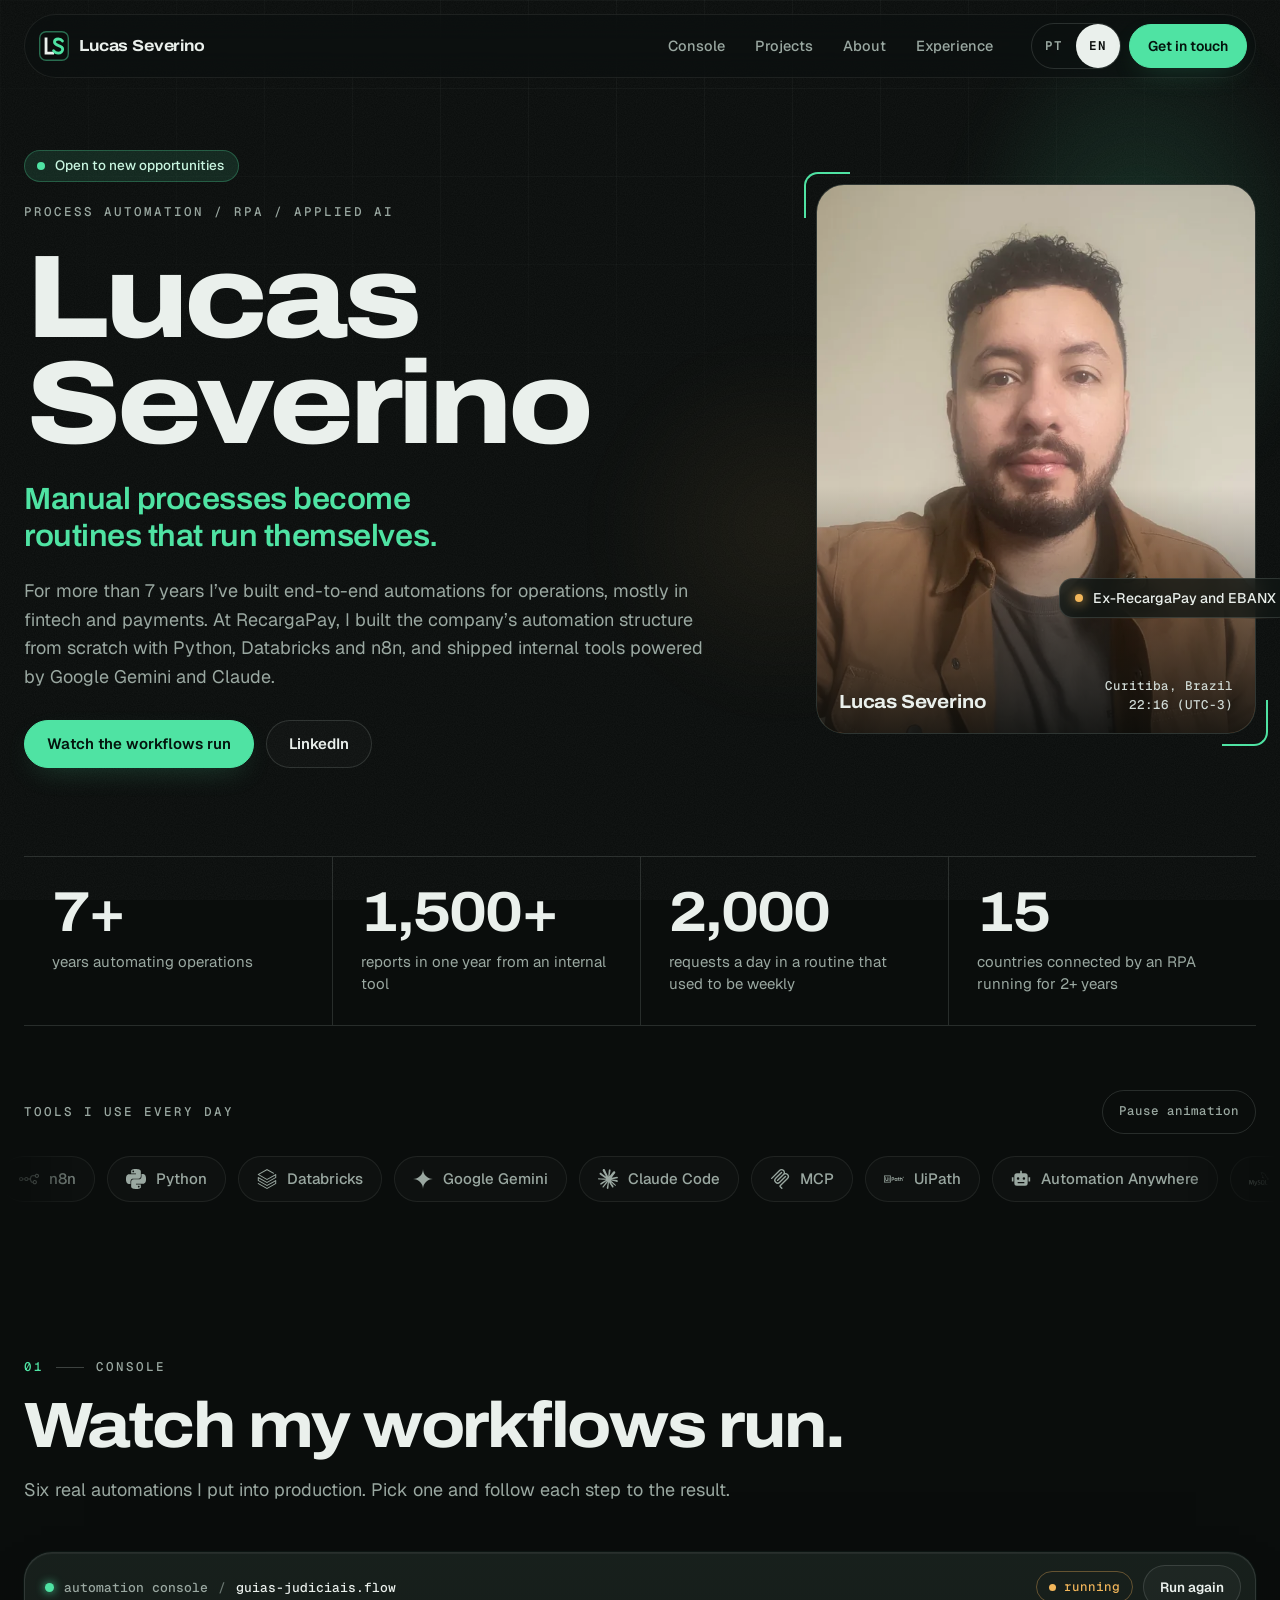
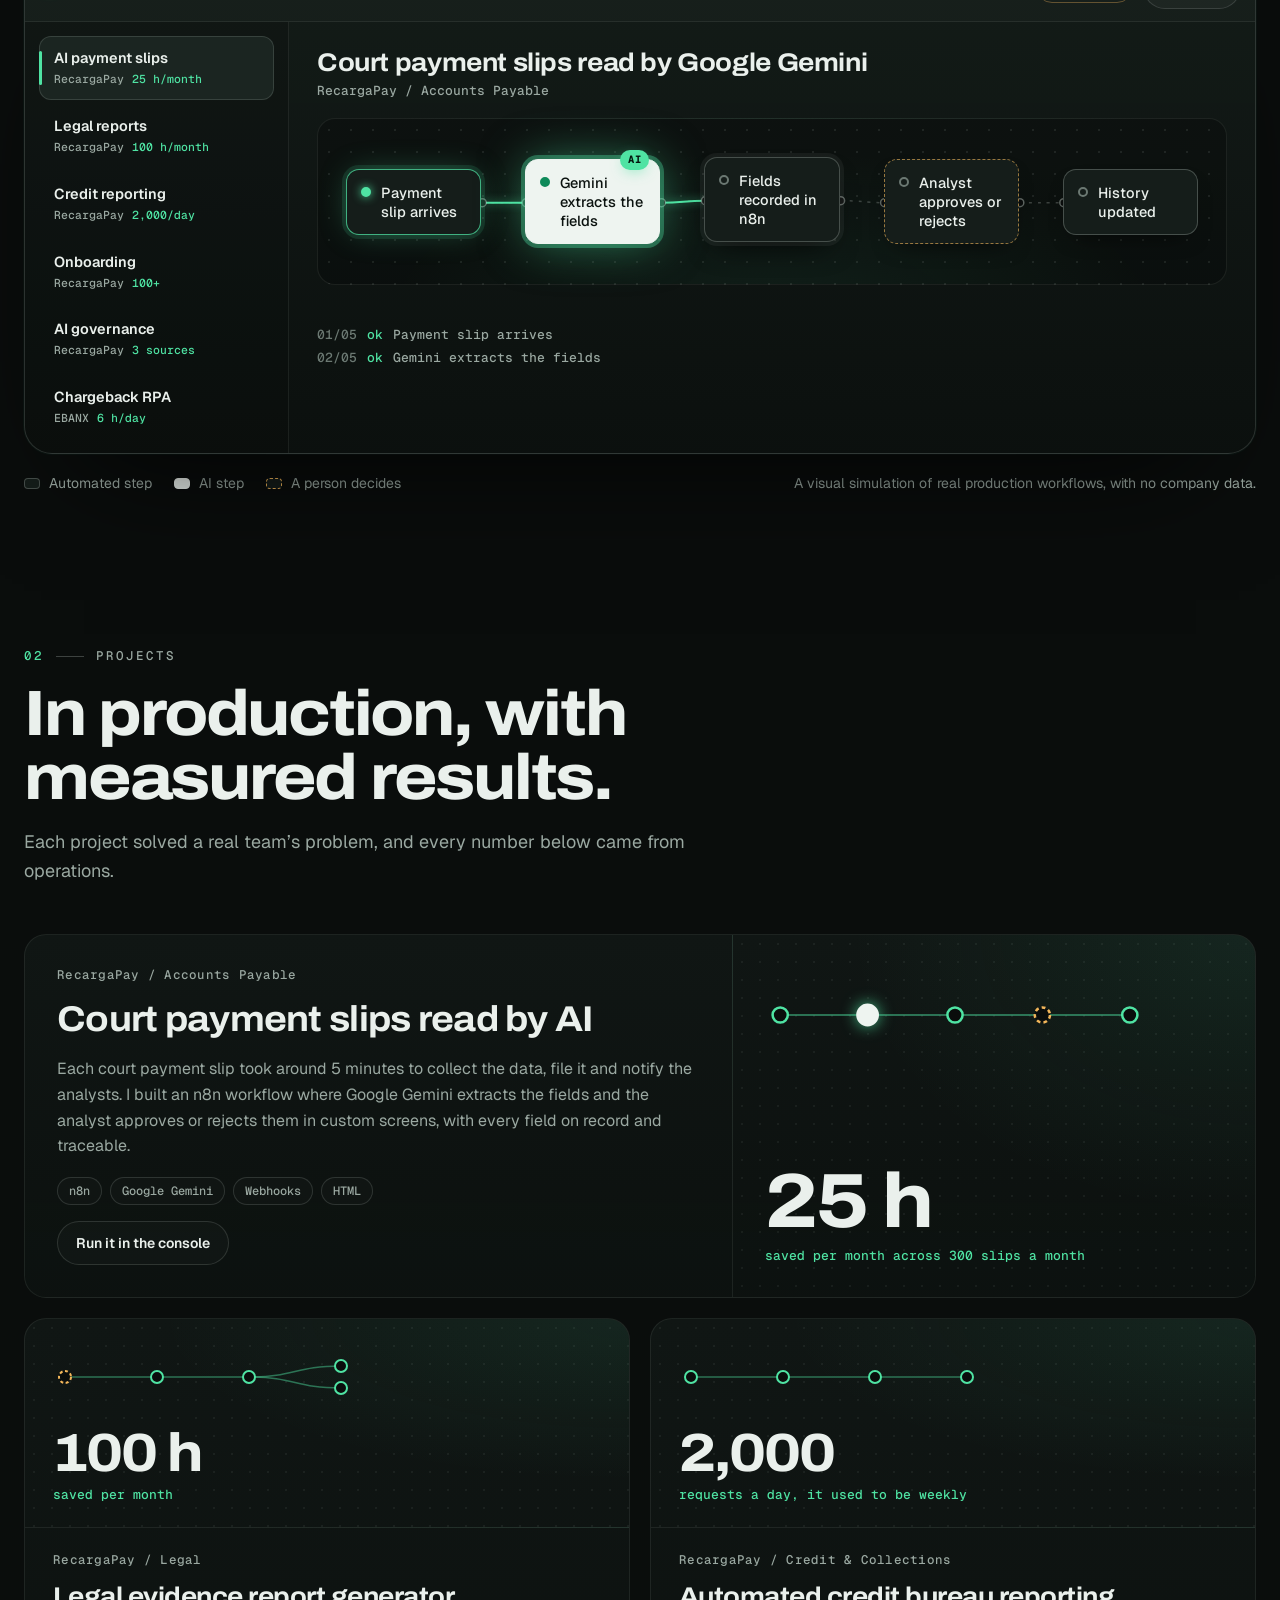
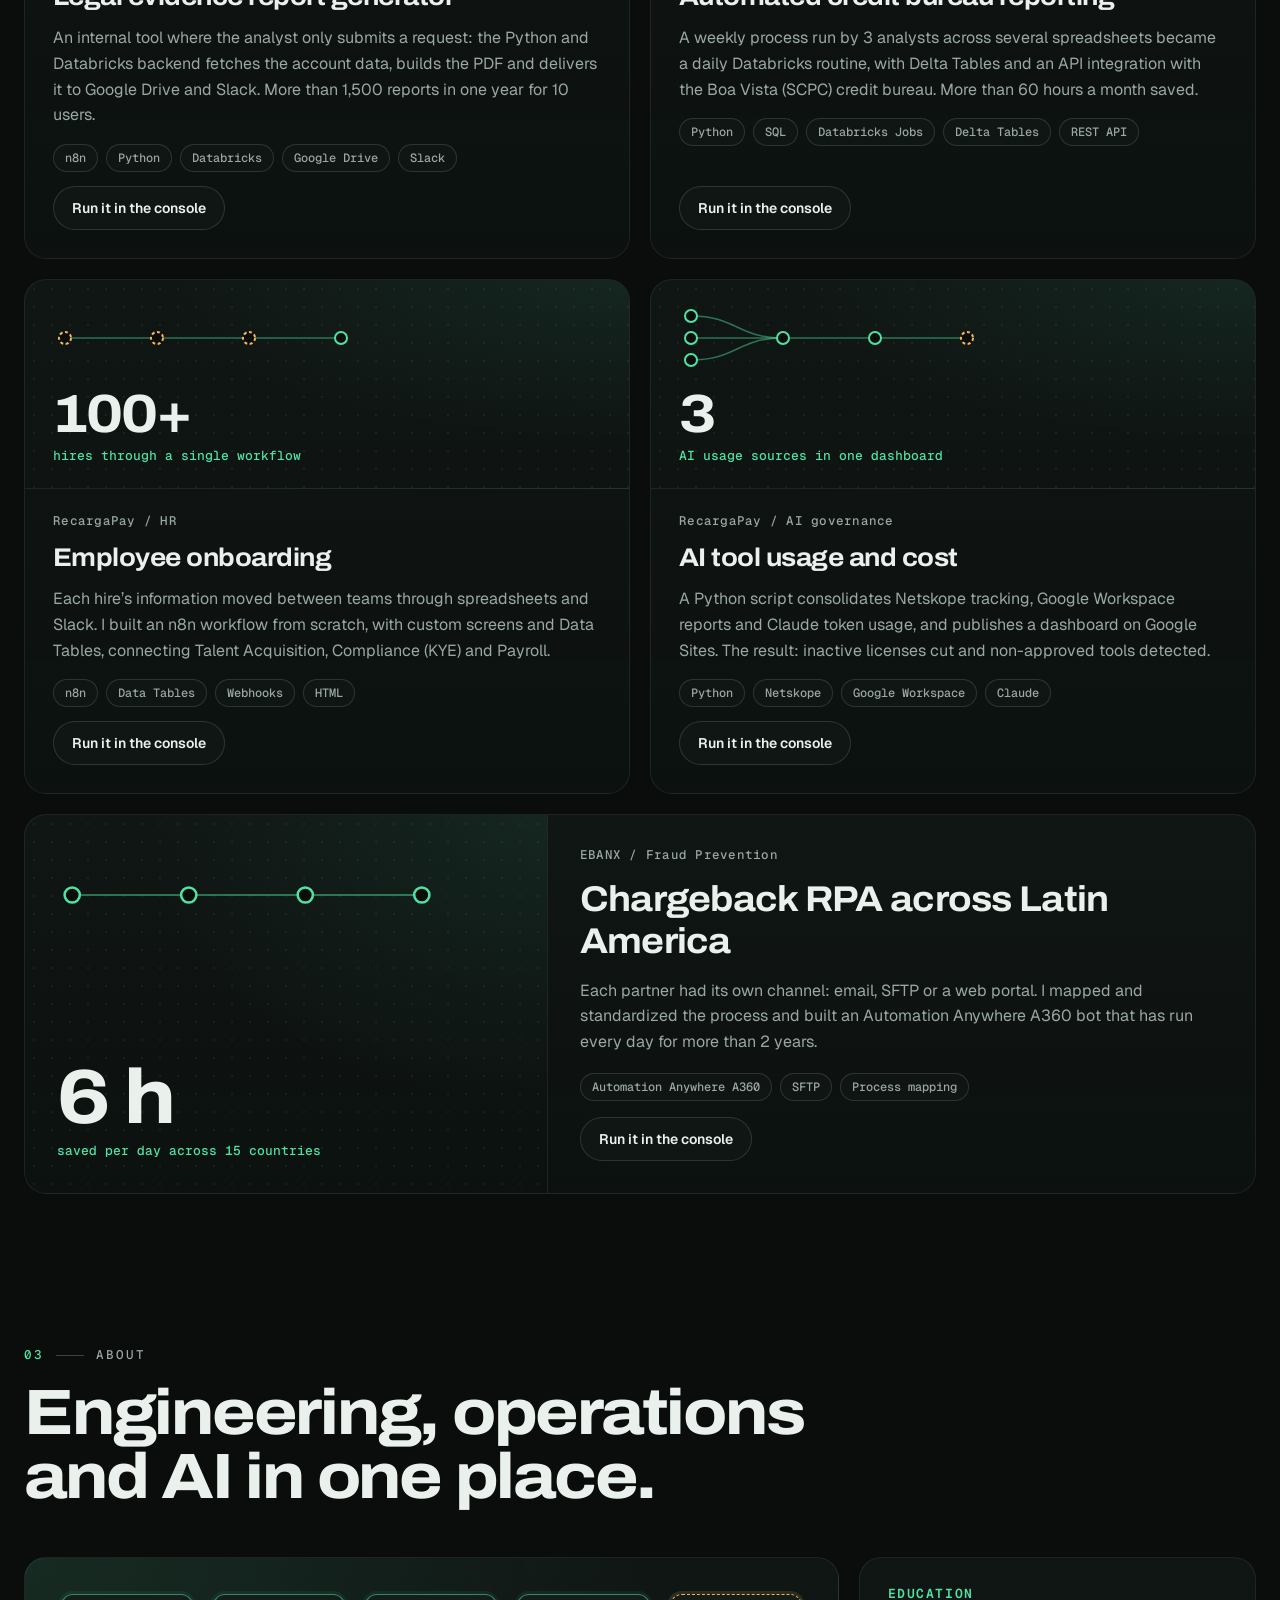
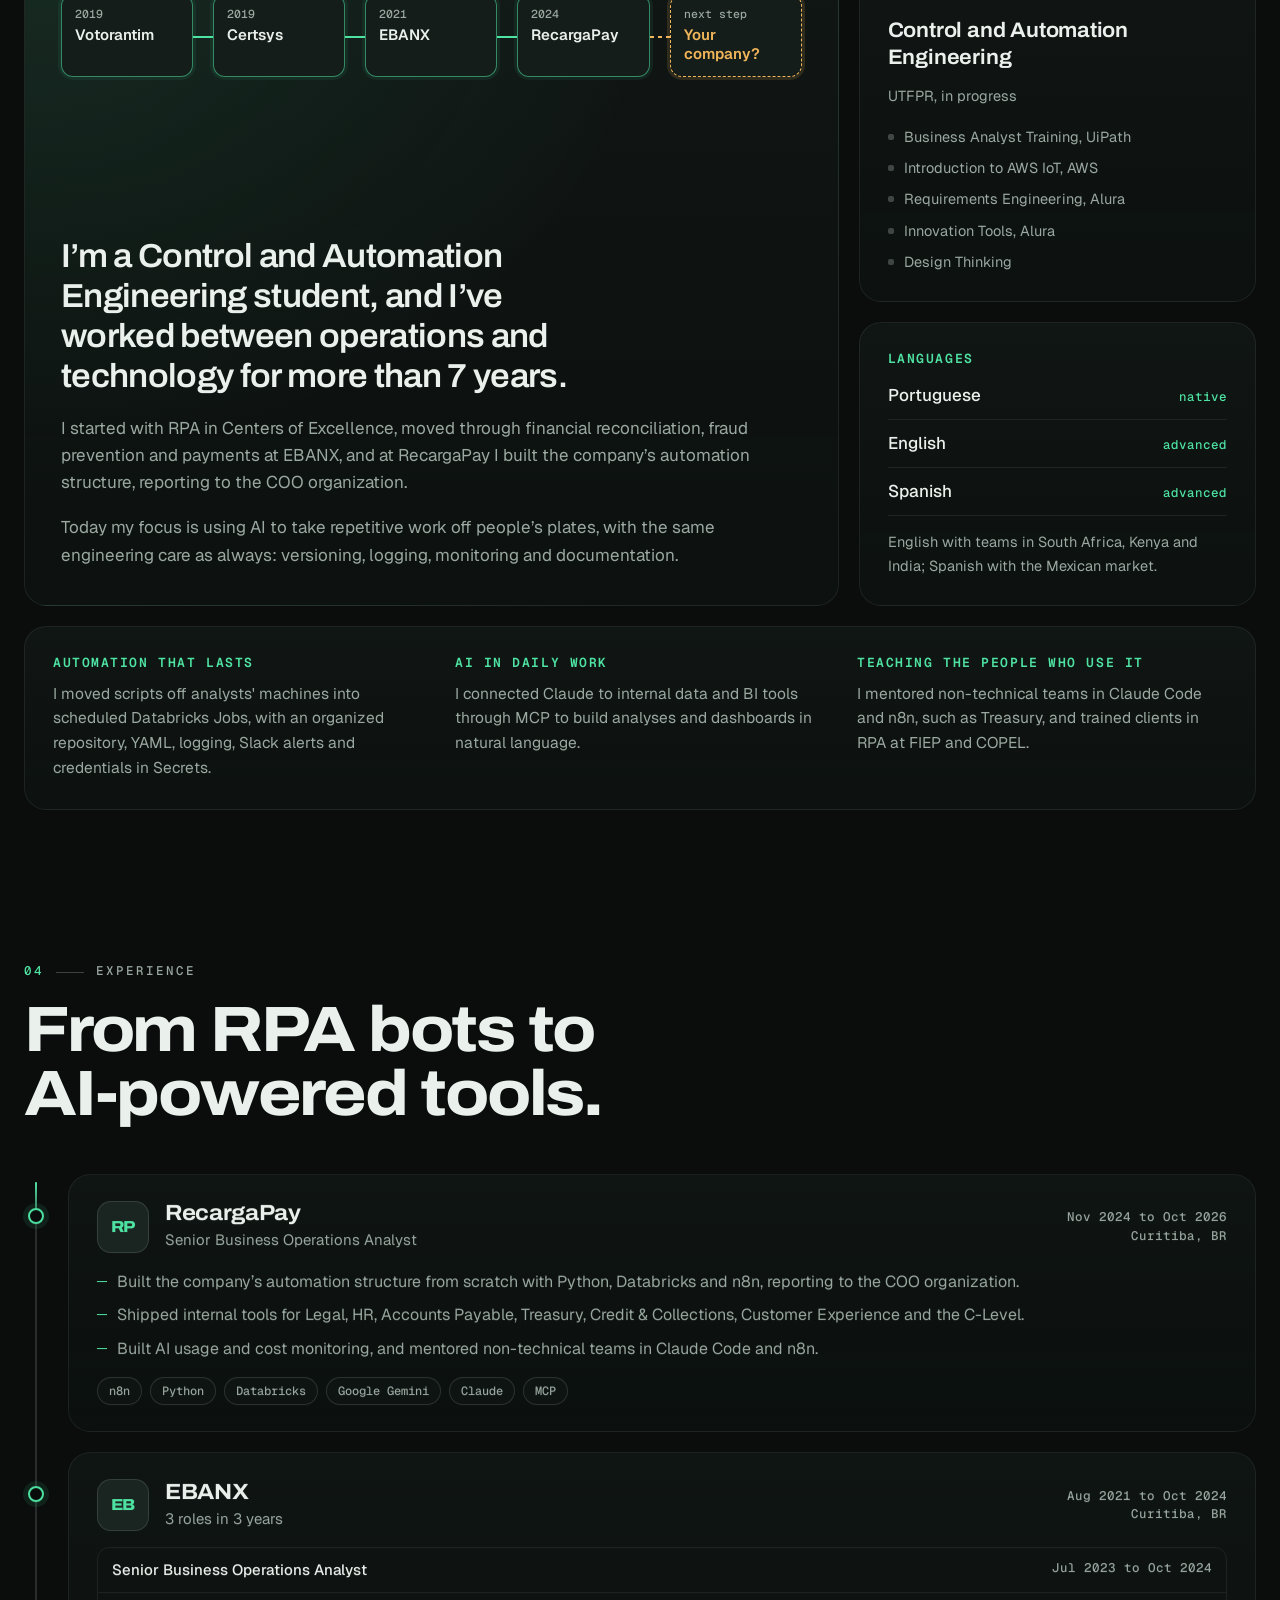
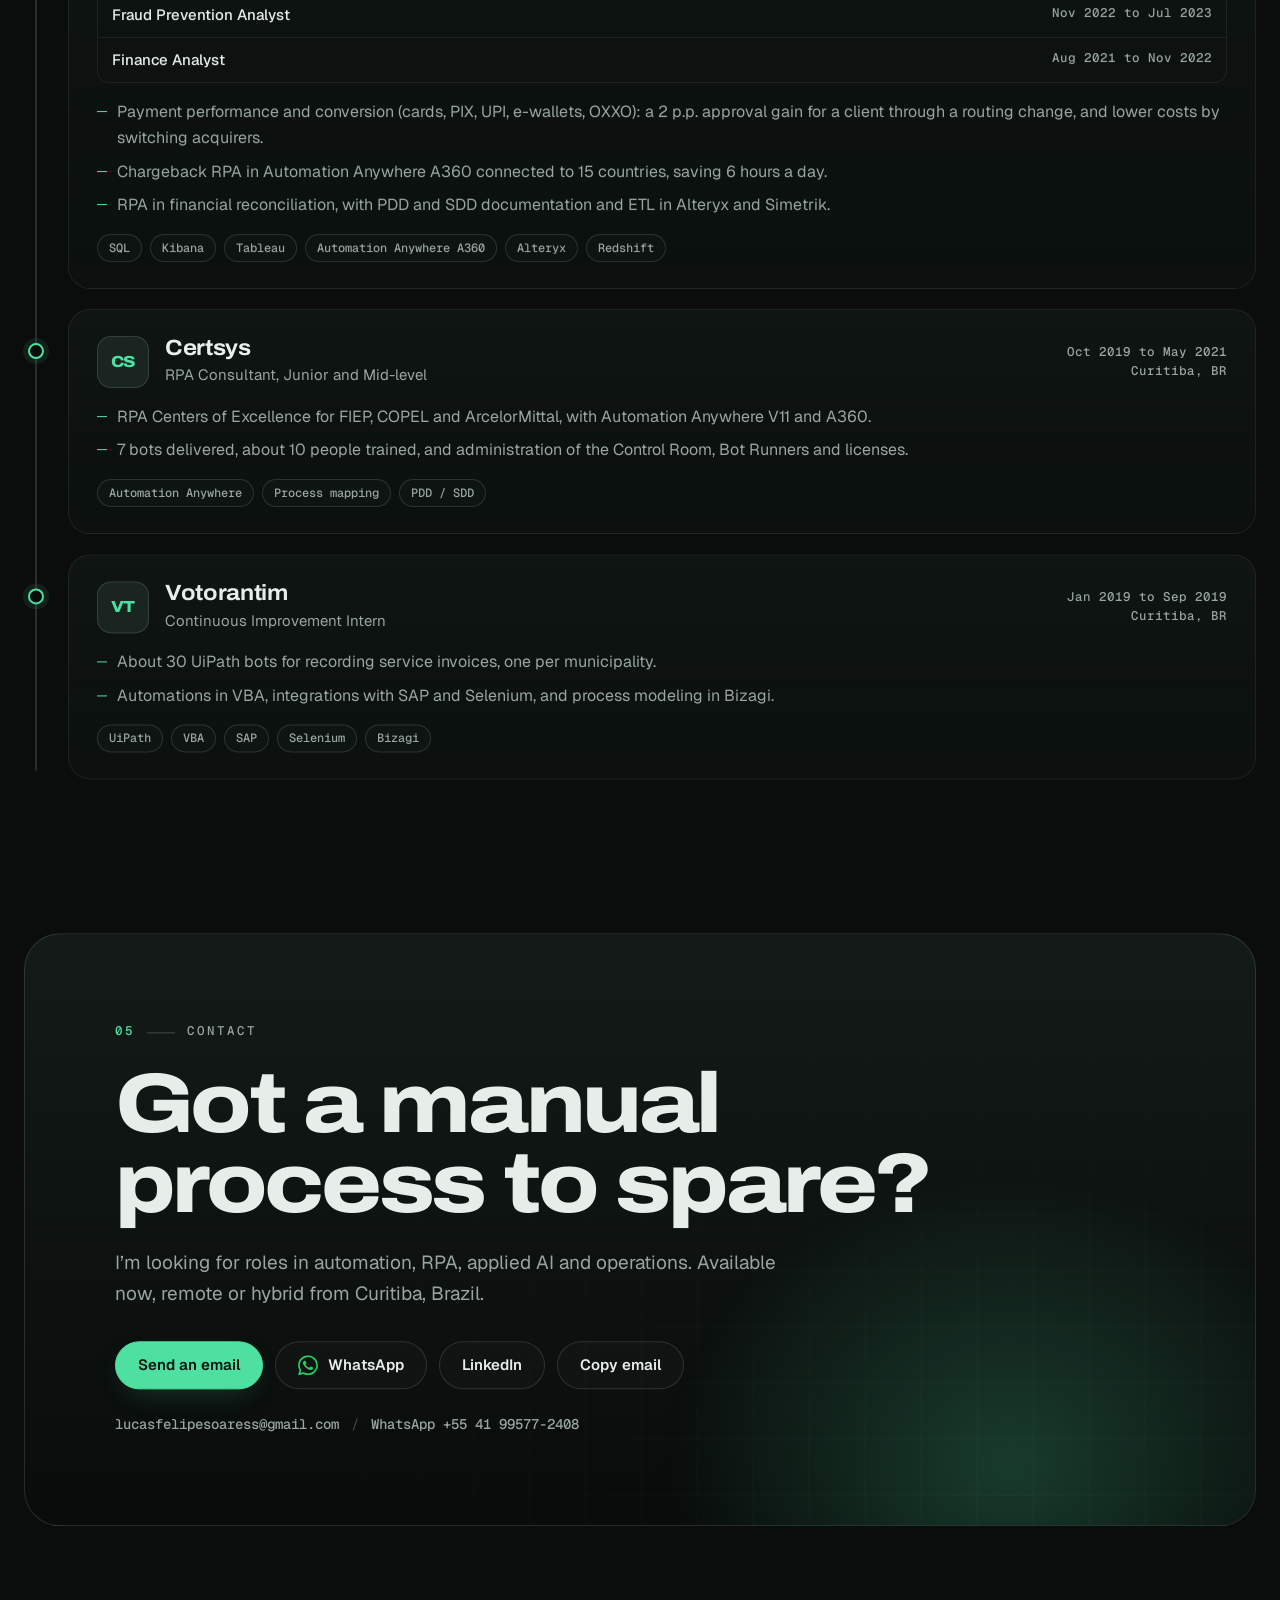
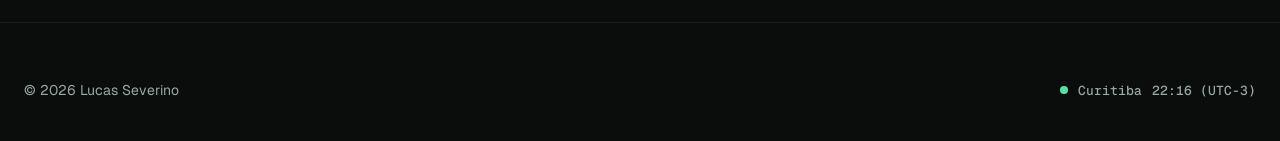
<file: index.html>
<!doctype html>
<html lang="pt-BR" data-lang="pt">
<head>
  <meta charset="utf-8">
  <meta name="viewport" content="width=device-width, initial-scale=1">
  <title>Lucas Severino | Automação, RPA e IA</title>
  <meta name="description" content="Lucas Severino: mais de 7 anos construindo automações de ponta a ponta para operações. RPA, n8n, Python, Databricks e IA com Gemini e Claude, com resultados medidos.">
  <meta name="theme-color" content="#0a0d0c">
  <meta property="og:type" content="website">
  <meta property="og:title" content="Lucas Severino | Automação, RPA e IA">
  <meta property="og:description" content="Processos manuais viram rotinas que rodam sozinhas. Veja os fluxos reais que coloquei em produção.">
  <meta property="og:url" content="https://lucas-severino.pages.dev/">
  <meta property="og:image" content="https://lucas-severino.pages.dev/assets/og.png">
  <meta property="og:image:width" content="1200">
  <meta property="og:image:height" content="630">
  <meta property="og:image:alt" content="Lucas Severino: processos manuais viram rotinas que rodam sozinhas.">
  <meta name="twitter:card" content="summary_large_image">
  <link rel="canonical" href="https://lucas-severino.pages.dev/">
  <link rel="icon" href="assets/favicon.svg" type="image/svg+xml">
  <link rel="preconnect" href="https://fonts.googleapis.com">
  <link rel="preconnect" href="https://fonts.gstatic.com" crossorigin>
  <link href="https://fonts.googleapis.com/css2?family=Archivo:wdth,wght@62..125,400..800&family=Geist:wght@300..700&family=Geist+Mono:wght@400..600&display=swap" rel="stylesheet">
  <link rel="preload" as="image" type="image/webp" href="assets/portrait-960.webp" imagesrcset="assets/portrait-640.webp 640w, assets/portrait-960.webp 960w, assets/portrait-1280.webp 1280w" imagesizes="(max-width: 900px) 78vw, 440px">
  <link rel="stylesheet" href="style.css">
  <script>
    (function () {
      var d = document.documentElement, lang = null;
      try { lang = localStorage.getItem("lang"); } catch (e) {}
      if (lang !== "pt" && lang !== "en") {
        lang = (navigator.language || "pt").toLowerCase().indexOf("pt") === 0 ? "pt" : "en";
      }
      d.setAttribute("data-lang", lang);
      d.lang = lang === "pt" ? "pt-BR" : "en";
      d.classList.add("js");
      if (!window.matchMedia("(prefers-reduced-motion: reduce)").matches) {
        d.classList.add("js-anim");
        setTimeout(function () { d.classList.remove("js-anim"); }, 4000);
      }
    })();
  </script>
</head>
<body>
  <a class="skip" href="#conteudo"><span lang="pt">Pular para o conteúdo</span><span lang="en">Skip to content</span></a>

  <header class="nav-wrap">
    <nav class="nav" aria-label="Principal">
      <a class="brand" href="#topo" aria-label="Lucas Severino, início">
        <img src="assets/favicon.svg" width="32" height="32" alt="">
        <span>Lucas Severino</span>
      </a>
      <div class="nav-links">
        <a href="#console" data-nav="console"><span lang="pt">Console</span><span lang="en">Console</span></a>
        <a href="#projetos" data-nav="projetos"><span lang="pt">Projetos</span><span lang="en">Projects</span></a>
        <a href="#sobre" data-nav="sobre"><span lang="pt">Sobre</span><span lang="en">About</span></a>
        <a href="#trajetoria" data-nav="trajetoria"><span lang="pt">Trajetória</span><span lang="en">Experience</span></a>
      </div>
      <div class="nav-end">
        <div class="lang" role="group" aria-label="Idioma / Language">
          <button type="button" data-set-lang="pt" aria-pressed="true">PT</button>
          <button type="button" data-set-lang="en" aria-pressed="false">EN</button>
        </div>
        <a class="btn btn-primary btn-sm nav-cta" href="#contato"><span lang="pt">Fale comigo</span><span lang="en">Get in touch</span></a>
      </div>
    </nav>
  </header>

  <main id="conteudo" tabindex="-1">
    <!-- Hero -->
    <section class="hero" id="topo">
      <div class="hero-glow" aria-hidden="true"></div>
      <div class="wrap hero-grid">
        <div class="hero-copy">
          <p class="status" data-intro><span class="status-dot" aria-hidden="true"></span><span lang="pt">Disponível para novas oportunidades</span><span lang="en">Open to new opportunities</span></p>
          <p class="kicker" data-intro><span lang="pt">Automação de processos / RPA / IA aplicada</span><span lang="en">Process automation / RPA / Applied AI</span></p>
          <h1 class="name" aria-label="Lucas Severino" translate="no">
            <span class="name-line" aria-hidden="true">Lucas</span>
            <span class="name-line" aria-hidden="true">Severino</span>
          </h1>
          <p class="tagline" data-intro>
            <span lang="pt">Processos manuais viram rotinas que rodam sozinhas.</span>
            <span lang="en">Manual processes become routines that run themselves.</span>
          </p>
          <p class="hero-text" data-intro>
            <span lang="pt">Há mais de 7 anos construo automações de ponta a ponta para operações, principalmente em fintechs e pagamentos. Na RecargaPay, montei do zero a estrutura de automação da companhia com Python, Databricks e n8n, e coloquei em produção ferramentas internas com Google Gemini e Claude.</span>
            <span lang="en">For more than 7 years I’ve built end-to-end automations for operations, mostly in fintech and payments. At RecargaPay, I built the company’s automation structure from scratch with Python, Databricks and n8n, and shipped internal tools powered by Google Gemini and Claude.</span>
          </p>
          <div class="hero-actions" data-intro>
            <a class="btn btn-primary" href="#console"><span lang="pt">Ver os fluxos rodando</span><span lang="en">Watch the workflows run</span></a>
            <a class="btn btn-ghost" href="https://www.linkedin.com/in/lucas-severino-99a101169" target="_blank" rel="noopener">LinkedIn</a>
          </div>
        </div>

        <figure class="portrait">
          <div class="portrait-frame">
            <picture>
              <source type="image/webp" srcset="assets/portrait-640.webp 640w, assets/portrait-960.webp 960w, assets/portrait-1280.webp 1280w" sizes="(max-width: 900px) 78vw, 440px">
              <img src="assets/portrait-960.jpg" width="960" height="1200" alt="Foto de Lucas Severino" data-alt-pt="Foto de Lucas Severino" data-alt-en="Photo of Lucas Severino" fetchpriority="high">
            </picture>
            <figcaption class="portrait-caption">
              <span class="portrait-name">Lucas Severino</span>
              <span class="portrait-meta"><span lang="pt">Curitiba, Brasil</span><span lang="en">Curitiba, Brazil</span><span class="clock" data-clock></span></span>
            </figcaption>
          </div>
          <p class="float-chip chip-b" data-chip><span class="chip-dot" aria-hidden="true"></span><span lang="pt">Ex-RecargaPay e EBANX</span><span lang="en">Ex-RecargaPay and EBANX</span></p>
        </figure>
      </div>

      <div class="wrap">
        <ul class="stats">
          <li class="stat">
            <span class="stat-num" data-count="7" data-suffix="+"><span lang="pt">7+</span><span lang="en">7+</span></span>
            <span class="stat-label"><span lang="pt">anos automatizando operações</span><span lang="en">years automating operations</span></span>
          </li>
          <li class="stat">
            <span class="stat-num" data-count="1500" data-suffix="+"><span lang="pt">1.500+</span><span lang="en">1,500+</span></span>
            <span class="stat-label"><span lang="pt">relatórios em um ano, gerados por uma ferramenta interna</span><span lang="en">reports in one year from an internal tool</span></span>
          </li>
          <li class="stat">
            <span class="stat-num" data-count="2000"><span lang="pt">2.000</span><span lang="en">2,000</span></span>
            <span class="stat-label"><span lang="pt">requisições por dia em uma rotina que era semanal</span><span lang="en">requests a day in a routine that used to be weekly</span></span>
          </li>
          <li class="stat">
            <span class="stat-num" data-count="15"><span lang="pt">15</span><span lang="en">15</span></span>
            <span class="stat-label"><span lang="pt">países conectados por um RPA com mais de 2 anos no ar</span><span lang="en">countries connected by an RPA running for 2+ years</span></span>
          </li>
        </ul>
      </div>
    </section>

    <!-- Tools -->
    <section class="tools" aria-labelledby="tools-title">
      <div class="wrap tools-head">
        <h2 class="kicker" id="tools-title"><span lang="pt">Ferramentas que uso no dia a dia</span><span lang="en">Tools I use every day</span></h2>
        <button class="marquee-toggle" type="button" aria-pressed="false">
          <span class="mt-pause"><span lang="pt">Pausar animação</span><span lang="en">Pause animation</span></span>
          <span class="mt-play"><span lang="pt">Retomar animação</span><span lang="en">Resume animation</span></span>
        </button>
      </div>
      <div class="marquee">
        <ul class="marquee-track" translate="no">
          <li><svg class="tool-icon" viewBox="0 0 24 24" aria-hidden="true" focusable="false"><path d="M21.4737 5.6842c-1.1772 0-2.1663.8051-2.4468 1.8947h-2.8955c-1.235 0-2.289.893-2.492 2.111l-.1038.623a1.263 1.263 0 0 1-1.246 1.0555H11.289c-.2805-1.0896-1.2696-1.8947-2.4468-1.8947s-2.1663.8051-2.4467 1.8947H4.973c-.2805-1.0896-1.2696-1.8947-2.4468-1.8947C1.1311 9.4737 0 10.6047 0 12s1.131 2.5263 2.5263 2.5263c1.1772 0 2.1663-.8051 2.4468-1.8947h1.4223c.2804 1.0896 1.2696 1.8947 2.4467 1.8947 1.1772 0 2.1663-.8051 2.4468-1.8947h1.0008a1.263 1.263 0 0 1 1.2459 1.0555l.1038.623c.203 1.218 1.257 2.111 2.492 2.111h.3692c.2804 1.0895 1.2696 1.8947 2.4468 1.8947 1.3952 0 2.5263-1.131 2.5263-2.5263s-1.131-2.5263-2.5263-2.5263c-1.1772 0-2.1664.805-2.4468 1.8947h-.3692a1.263 1.263 0 0 1-1.246-1.0555l-.1037-.623A2.52 2.52 0 0 0 13.9607 12a2.52 2.52 0 0 0 .821-1.4794l.1038-.623a1.263 1.263 0 0 1 1.2459-1.0555h2.8955c.2805 1.0896 1.2696 1.8947 2.4468 1.8947 1.3952 0 2.5263-1.131 2.5263-2.5263s-1.131-2.5263-2.5263-2.5263m0 1.2632a1.263 1.263 0 0 1 1.2631 1.2631 1.263 1.263 0 0 1-1.2631 1.2632 1.263 1.263 0 0 1-1.2632-1.2632 1.263 1.263 0 0 1 1.2632-1.2631M2.5263 10.7368A1.263 1.263 0 0 1 3.7895 12a1.263 1.263 0 0 1-1.2632 1.2632A1.263 1.263 0 0 1 1.2632 12a1.263 1.263 0 0 1 1.2631-1.2632m6.3158 0A1.263 1.263 0 0 1 10.1053 12a1.263 1.263 0 0 1-1.2632 1.2632A1.263 1.263 0 0 1 7.579 12a1.263 1.263 0 0 1 1.2632-1.2632m10.1053 3.7895a1.263 1.263 0 0 1 1.2631 1.2632 1.263 1.263 0 0 1-1.2631 1.2631 1.263 1.263 0 0 1-1.2632-1.2631 1.263 1.263 0 0 1 1.2632-1.2632"/></svg>n8n</li>
          <li><svg class="tool-icon" viewBox="0 0 24 24" aria-hidden="true" focusable="false"><path d="M14.25.18l.9.2.73.26.59.3.45.32.34.34.25.34.16.33.1.3.04.26.02.2-.01.13V8.5l-.05.63-.13.55-.21.46-.26.38-.3.31-.33.25-.35.19-.35.14-.33.1-.3.07-.26.04-.21.02H8.77l-.69.05-.59.14-.5.22-.41.27-.33.32-.27.35-.2.36-.15.37-.1.35-.07.32-.04.27-.02.21v3.06H3.17l-.21-.03-.28-.07-.32-.12-.35-.18-.36-.26-.36-.36-.35-.46-.32-.59-.28-.73-.21-.88-.14-1.05-.05-1.23.06-1.22.16-1.04.24-.87.32-.71.36-.57.4-.44.42-.33.42-.24.4-.16.36-.1.32-.05.24-.01h.16l.06.01h8.16v-.83H6.18l-.01-2.75-.02-.37.05-.34.11-.31.17-.28.25-.26.31-.23.38-.2.44-.18.51-.15.58-.12.64-.1.71-.06.77-.04.84-.02 1.27.05zm-6.3 1.98l-.23.33-.08.41.08.41.23.34.33.22.41.09.41-.09.33-.22.23-.34.08-.41-.08-.41-.23-.33-.33-.22-.41-.09-.41.09zm13.09 3.95l.28.06.32.12.35.18.36.27.36.35.35.47.32.59.28.73.21.88.14 1.04.05 1.23-.06 1.23-.16 1.04-.24.86-.32.71-.36.57-.4.45-.42.33-.42.24-.4.16-.36.09-.32.05-.24.02-.16-.01h-8.22v.82h5.84l.01 2.76.02.36-.05.34-.11.31-.17.29-.25.25-.31.24-.38.2-.44.17-.51.15-.58.13-.64.09-.71.07-.77.04-.84.01-1.27-.04-1.07-.14-.9-.2-.73-.25-.59-.3-.45-.33-.34-.34-.25-.34-.16-.33-.1-.3-.04-.25-.02-.2.01-.13v-5.34l.05-.64.13-.54.21-.46.26-.38.3-.32.33-.24.35-.2.35-.14.33-.1.3-.06.26-.04.21-.02.13-.01h5.84l.69-.05.59-.14.5-.21.41-.28.33-.32.27-.35.2-.36.15-.36.1-.35.07-.32.04-.28.02-.21V6.07h2.09l.14.01zm-6.47 14.25l-.23.33-.08.41.08.41.23.33.33.23.41.08.41-.08.33-.23.23-.33.08-.41-.08-.41-.23-.33-.33-.23-.41-.08-.41.08z"/></svg>Python</li>
          <li><svg class="tool-icon" viewBox="0 0 24 24" aria-hidden="true" focusable="false"><path d="M.95 14.184L12 20.403l9.919-5.55v2.21L12 22.662l-10.484-5.96-.565.308v.77L12 24l11.05-6.218v-4.317l-.515-.309L12 19.118l-9.867-5.653v-2.21L12 16.805l11.05-6.218V6.32l-.515-.308L12 11.974 2.647 6.681 12 1.388l7.76 4.368.668-.411v-.566L12 0 .95 6.27v.72L12 13.207l9.919-5.55v2.26L12 15.52 1.516 9.56l-.565.308Z"/></svg>Databricks</li>
          <li><svg class="tool-icon" viewBox="0 0 24 24" aria-hidden="true" focusable="false"><path d="M11.04 19.32Q12 21.51 12 24q0-2.49.93-4.68.96-2.19 2.58-3.81t3.81-2.55Q21.51 12 24 12q-2.49 0-4.68-.93a12.3 12.3 0 0 1-3.81-2.58 12.3 12.3 0 0 1-2.58-3.81Q12 2.49 12 0q0 2.49-.96 4.68-.93 2.19-2.55 3.81a12.3 12.3 0 0 1-3.81 2.58Q2.49 12 0 12q2.49 0 4.68.96 2.19.93 3.81 2.55t2.55 3.81"/></svg>Google Gemini</li>
          <li><svg class="tool-icon" viewBox="0 0 24 24" aria-hidden="true" focusable="false"><path d="m4.7144 15.9555 4.7174-2.6471.079-.2307-.079-.1275h-.2307l-.7893-.0486-2.6956-.0729-2.3375-.0971-2.2646-.1214-.5707-.1215-.5343-.7042.0546-.3522.4797-.3218.686.0608 1.5179.1032 2.2767.1578 1.6514.0972 2.4468.255h.3886l.0546-.1579-.1336-.0971-.1032-.0972L6.973 9.8356l-2.55-1.6879-1.3356-.9714-.7225-.4918-.3643-.4614-.1578-1.0078.6557-.7225.8803.0607.2246.0607.8925.686 1.9064 1.4754 2.4893 1.8336.3643.3035.1457-.1032.0182-.0728-.164-.2733-1.3539-2.4467-1.445-2.4893-.6435-1.032-.17-.6194c-.0607-.255-.1032-.4674-.1032-.7285L6.287.1335 6.6997 0l.9957.1336.419.3642.6192 1.4147 1.0018 2.2282 1.5543 3.0296.4553.8985.2429.8318.091.255h.1579v-.1457l.1275-1.706.2368-2.0947.2307-2.6957.0789-.7589.3764-.9107.7468-.4918.5828.2793.4797.686-.0668.4433-.2853 1.8517-.5586 2.9021-.3643 1.9429h.2125l.2429-.2429.9835-1.3053 1.6514-2.0643.7286-.8196.85-.9046.5464-.4311h1.0321l.759 1.1293-.34 1.1657-1.0625 1.3478-.8804 1.1414-1.2628 1.7-.7893 1.36.0729.1093.1882-.0183 2.8535-.607 1.5421-.2794 1.8396-.3157.8318.3886.091.3946-.3278.8075-1.967.4857-2.3072.4614-3.4364.8136-.0425.0304.0486.0607 1.5482.1457.6618.0364h1.621l3.0175.2247.7892.522.4736.6376-.079.4857-1.2142.6193-1.6393-.3886-3.825-.9107-1.3113-.3279h-.1822v.1093l1.0929 1.0686 2.0035 1.8092 2.5075 2.3314.1275.5768-.3218.4554-.34-.0486-2.2039-1.6575-.85-.7468-1.9246-1.621h-.1275v.17l.4432.6496 2.3436 3.5214.1214 1.0807-.17.3521-.6071.2125-.6679-.1214-1.3721-1.9246L14.38 17.959l-1.1414-1.9428-.1397.079-.674 7.2552-.3156.3703-.7286.2793-.6071-.4614-.3218-.7468.3218-1.4753.3886-1.9246.3157-1.53.2853-1.9004.17-.6314-.0121-.0425-.1397.0182-1.4328 1.9672-2.1796 2.9446-1.7243 1.8456-.4128.164-.7164-.3704.0667-.6618.4008-.5889 2.386-3.0357 1.4389-1.882.929-1.0868-.0062-.1579h-.0546l-6.3385 4.1164-1.1293.1457-.4857-.4554.0608-.7467.2307-.2429 1.9064-1.3114Z"/></svg>Claude Code</li>
          <li><svg class="tool-icon" viewBox="0 0 24 24" aria-hidden="true" focusable="false"><path d="M13.85 0a4.16 4.16 0 0 0-2.95 1.217L1.456 10.66a.835.835 0 0 0 0 1.18.835.835 0 0 0 1.18 0l9.442-9.442a2.49 2.49 0 0 1 3.541 0 2.49 2.49 0 0 1 0 3.541L8.59 12.97l-.1.1a.835.835 0 0 0 0 1.18.835.835 0 0 0 1.18 0l.1-.098 7.03-7.034a2.49 2.49 0 0 1 3.542 0l.049.05a2.49 2.49 0 0 1 0 3.54l-8.54 8.54a1.96 1.96 0 0 0 0 2.755l1.753 1.753a.835.835 0 0 0 1.18 0 .835.835 0 0 0 0-1.18l-1.753-1.753a.266.266 0 0 1 0-.394l8.54-8.54a4.185 4.185 0 0 0 0-5.9l-.05-.05a4.16 4.16 0 0 0-2.95-1.218c-.2 0-.401.02-.6.048a4.17 4.17 0 0 0-1.17-3.552A4.16 4.16 0 0 0 13.85 0m0 3.333a.84.84 0 0 0-.59.245L6.275 10.56a4.186 4.186 0 0 0 0 5.902 4.186 4.186 0 0 0 5.902 0L19.16 9.48a.835.835 0 0 0 0-1.18.835.835 0 0 0-1.18 0l-6.985 6.984a2.49 2.49 0 0 1-3.54 0 2.49 2.49 0 0 1 0-3.54l6.983-6.985a.835.835 0 0 0 0-1.18.84.84 0 0 0-.59-.245"/></svg>MCP</li>
          <li><svg class="tool-icon" viewBox="0 0 24 24" aria-hidden="true" focusable="false"><path d="M0 7.882v8.235h8.235V7.882H0Zm.852.852h6.53v6.53H.852v-6.53Zm22.268.695c-.514 0-.886.345-.886.873 0 .511.36.878.886.878.518 0 .88-.359.88-.878 0-.521-.359-.873-.88-.873Zm-17.023.055a.501.501 0 0 0-.522.522c0 .302.22.509.522.509.302 0 .522-.206.522-.509a.501.501 0 0 0-.522-.522Zm17.023.102c.437 0 .716.278.716.716 0 .426-.274.712-.716.712-.426 0-.719-.271-.719-.712 0-.44.278-.716.719-.716Zm-.347.213v.988h.197v-.318h.14l.176.318h.22l-.186-.347a.32.32 0 0 0 .206-.311c0-.203-.159-.33-.374-.33h-.379Zm-3.74.002v4.468h.853v-1.774c0-.571.302-.914.804-.914s.763.33.763.838v1.85h.852v-1.946c0-.88-.619-1.45-1.409-1.45-.509 0-.818.192-1.01.515V9.801h-.853Zm3.937.157h.157c.115 0 .193.064.193.171 0 .118-.078.181-.193.181h-.157v-.352Zm-21.375.049v2.495c0 1.141.625 1.808 1.684 1.808 1.079 0 1.718-.681 1.718-1.808v-2.495h-.852v2.495c0 .646-.275 1.004-.846 1.004-.591 0-.852-.378-.852-1.004v-2.495h-.852Zm7.547 0v4.262h.852v-1.375h.77c.928 0 1.533-.543 1.533-1.457 0-.88-.591-1.43-1.533-1.43H9.142Zm7.809 0v.914h-.399v.722h.399v1.45c0 .791.35 1.176 1.161 1.176h.447v-.729h-.337c-.33 0-.419-.144-.419-.44v-1.457h.749v-.722h-.749v-.914h-.852Zm-6.957.687h.681c.488 0 .756.276.756.743 0 .502-.268.776-.756.776h-.681v-1.519Zm4.138.186c-.921 0-1.546.728-1.546 1.718 0 .997.639 1.712 1.546 1.712.537 0 .887-.193 1.086-.516v.475h.853v-3.348h-.853v.523c-.206-.344-.563-.564-1.086-.564Zm-8.461.041v3.348h.852v-3.348h-.852Zm8.661.701c.543 0 .886.399.886.976 0 .585-.364.963-.886.963-.578 0-.88-.406-.88-.963 0-.598.337-.976.88-.976Z"/></svg>UiPath</li>
          <li><svg class="tool-icon" viewBox="0 0 24 24" aria-hidden="true" focusable="false"><path d="M11 2h2v3h4a3 3 0 0 1 3 3v9a3 3 0 0 1-3 3H7a3 3 0 0 1-3-3V8a3 3 0 0 1 3-3h4V2Zm-2.5 8a1.5 1.5 0 1 0 0 3 1.5 1.5 0 0 0 0-3Zm7 0a1.5 1.5 0 1 0 0 3 1.5 1.5 0 0 0 0-3ZM8 15.5v1.5h8v-1.5H8ZM1 10h2v5H1v-5Zm20 0h2v5h-2v-5Z"/></svg>Automation Anywhere</li>
          <li><svg class="tool-icon" viewBox="0 0 24 24" aria-hidden="true" focusable="false"><path d="M16.405 5.501c-.115 0-.193.014-.274.033v.013h.014c.054.104.146.18.214.273.054.107.1.214.154.32l.014-.015c.094-.066.14-.172.14-.333-.04-.047-.046-.094-.08-.14-.04-.067-.126-.1-.18-.153zM5.77 18.695h-.927a50.854 50.854 0 00-.27-4.41h-.008l-1.41 4.41H2.45l-1.4-4.41h-.01a72.892 72.892 0 00-.195 4.41H0c.055-1.966.192-3.81.41-5.53h1.15l1.335 4.064h.008l1.347-4.064h1.095c.242 2.015.384 3.86.428 5.53zm4.017-4.08c-.378 2.045-.876 3.533-1.492 4.46-.482.716-1.01 1.073-1.583 1.073-.153 0-.34-.046-.566-.138v-.494c.11.017.24.026.386.026.268 0 .483-.075.647-.222.197-.18.295-.382.295-.605 0-.155-.077-.47-.23-.944L6.23 14.615h.91l.727 2.36c.164.536.233.91.205 1.123.4-1.064.678-2.227.835-3.483zm12.325 4.08h-2.63v-5.53h.885v4.85h1.745zm-3.32.135l-1.016-.5c.09-.076.177-.158.255-.25.433-.506.648-1.258.648-2.253 0-1.83-.718-2.746-2.155-2.746-.704 0-1.254.232-1.65.697-.43.508-.646 1.256-.646 2.245 0 .972.19 1.686.574 2.14.35.41.877.615 1.583.615.264 0 .506-.033.725-.098l1.325.772.36-.622zM15.5 17.588c-.225-.36-.337-.94-.337-1.736 0-1.393.424-2.09 1.27-2.09.443 0 .77.167.977.5.224.362.336.936.336 1.723 0 1.404-.424 2.108-1.27 2.108-.445 0-.77-.167-.978-.5zm-1.658-.425c0 .47-.172.856-.516 1.156-.344.3-.803.45-1.384.45-.543 0-1.064-.172-1.573-.515l.237-.476c.438.22.833.328 1.19.328.332 0 .593-.073.783-.22a.754.754 0 00.3-.615c0-.33-.23-.61-.648-.845-.388-.213-1.163-.657-1.163-.657-.422-.307-.632-.636-.632-1.177 0-.45.157-.81.47-1.085.315-.278.72-.415 1.22-.415.512 0 .98.136 1.4.41l-.213.476a2.726 2.726 0 00-1.064-.23c-.283 0-.502.068-.654.206a.685.685 0 00-.248.524c0 .328.234.61.666.85.393.215 1.187.67 1.187.67.433.305.648.63.648 1.168zm9.382-5.852c-.535-.014-.95.04-1.297.188-.1.04-.26.04-.274.167.055.053.063.14.11.214.08.134.218.313.346.407.14.11.28.216.427.31.26.16.555.255.81.416.145.094.293.213.44.313.073.05.12.14.214.172v-.02c-.046-.06-.06-.147-.105-.214-.067-.067-.134-.127-.2-.193a3.223 3.223 0 00-.695-.675c-.214-.146-.682-.35-.77-.595l-.013-.014c.146-.013.32-.066.46-.106.227-.06.435-.047.67-.106.106-.027.213-.06.32-.094v-.06c-.12-.12-.21-.283-.334-.395a8.867 8.867 0 00-1.104-.823c-.21-.134-.476-.22-.697-.334-.08-.04-.214-.06-.26-.127-.12-.146-.19-.34-.275-.514a17.69 17.69 0 01-.547-1.163c-.12-.262-.193-.523-.34-.763-.69-1.137-1.437-1.826-2.586-2.5-.247-.14-.543-.2-.856-.274-.167-.008-.334-.02-.5-.027-.11-.047-.216-.174-.31-.235-.38-.24-1.364-.76-1.644-.072-.18.434.267.862.422 1.082.115.153.26.328.34.5.047.116.06.235.107.356.106.294.207.622.347.897.073.14.153.287.247.413.054.073.146.107.167.227-.094.136-.1.334-.154.5-.24.757-.146 1.693.194 2.25.107.166.362.534.703.393.3-.12.234-.5.32-.835.02-.08.007-.133.048-.187v.015c.094.188.188.367.274.555.206.328.566.668.867.895.16.12.287.328.487.402v-.02h-.015c-.043-.058-.1-.086-.154-.133a3.445 3.445 0 01-.35-.4 8.76 8.76 0 01-.747-1.218c-.11-.21-.202-.436-.29-.643-.04-.08-.04-.2-.107-.24-.1.146-.247.273-.32.453-.127.288-.14.642-.188 1.01-.027.007-.014 0-.027.014-.214-.052-.287-.274-.367-.46-.2-.475-.233-1.238-.06-1.785.047-.14.247-.582.167-.716-.042-.127-.174-.2-.247-.303a2.478 2.478 0 01-.24-.427c-.16-.374-.24-.788-.414-1.162-.08-.173-.22-.354-.334-.513-.127-.18-.267-.307-.368-.52-.033-.073-.08-.194-.027-.274.014-.054.042-.075.094-.09.088-.072.335.022.422.062.247.1.455.194.662.334.094.066.195.193.315.226h.14c.214.047.455.014.655.073.355.114.675.28.962.46a5.953 5.953 0 012.085 2.286c.08.154.115.295.188.455.14.33.313.663.455.982.14.315.275.636.476.897.1.14.502.213.682.286.133.06.34.115.46.188.23.14.454.3.67.454.11.076.443.243.463.378z"/></svg>SQL</li>
          <li><svg class="tool-icon" viewBox="0 0 24 24" aria-hidden="true" focusable="false"><path d="M16.639 9.932a.822.822 0 0 1-.822-.82.823.823 0 0 1 1.645 0c0 .452-.37.82-.823.82m-2.086 4.994a.823.823 0 0 1-.822-.822.822.822 0 0 1 1.645 0 .822.822 0 0 1-.823.822m-5.004-.833a.822.822 0 1 1 .002-1.644.822.822 0 0 1-.002 1.644m-2.083 4.578a.823.823 0 0 1-.823-.82.823.823 0 0 1 1.645 0c0 .452-.37.82-.822.82m9.173-11.236a1.68 1.68 0 0 0-1.68 1.676c0 .566.285 1.066.718 1.37l-.782 1.982a1.674 1.674 0 0 0-1.923 1.104l-1.753-.398a1.675 1.675 0 0 0-3.348.103c0 .432.169.823.438 1.12l-.764 1.79c-.028-.001-.053-.008-.08-.008a1.68 1.68 0 0 0-1.68 1.676 1.68 1.68 0 0 0 3.36 0c0-.593-.312-1.112-.778-1.41l.674-1.579c.161.052.33.088.508.088.661 0 1.228-.386 1.502-.94l1.856.42a1.68 1.68 0 0 0 3.327-.325c0-.5-.224-.943-.574-1.25l.822-2.083c.053.005.104.016.157.016a1.68 1.68 0 0 0 1.68-1.676 1.68 1.68 0 0 0-1.68-1.676M12 23.145c-4.17 0-7.286-1.252-7.286-2.37V4.79C6.14 5.938 9.131 6.547 12 6.547c2.869 0 5.86-.609 7.286-1.756v15.983c0 1.12-3.116 2.37-7.286 2.37M12 .856c4.293 0 7.286 1.274 7.286 2.419 0 1.143-2.993 2.418-7.286 2.418-4.293 0-7.286-1.275-7.286-2.418C4.714 2.129 7.707.855 12 .855m8.143 2.419C20.143 1.147 15.947 0 12 0 8.052 0 3.857 1.147 3.857 3.274l.002.01h-.002v17.49C3.857 22.87 8.052 24 12 24c3.947 0 8.143-1.13 8.143-3.226V3.284h-.002l.002-.01"/></svg>Redshift</li>
          <li><svg class="tool-icon" viewBox="0 0 24 24" aria-hidden="true" focusable="false"><path d="M11.654.174V2.377H9.682v.58h1.972V5.16h.696V2.957h1.97v-.58h-1.97V.174h-.348zm6.03 2.262l-.002 1.623v1.623h-2.957v.927h2.957v3.188H18.725l.011-1.582.02-1.576 1.465-.02 1.46-.01v-.927H18.728V2.436h-.522zm-12.407.06V5.686H2.291v.925H5.277V9.801h.985V6.61h3.013v-.925H6.262V2.496H5.77zm6.086 5.27v3.593H8.06v1.188h3.304v3.596h1.28v-3.596H15.953v-1.188H12.643V7.766h-.637zm9.721 1.55v2.221h-2.012v.811h2.012v2.261h.887v-2.261H24v-.811h-2.029V9.317h-.422zm-19.111.131V11.621H0v.621H1.973v2.194H2.64v-2.194h2v-.62H2.609V9.446h-.318zm15.709 4.516v3.254h-3.016v.927h3.016v3.217h1.072v-3.216H21.74v-.928H18.754v-3.254h-.533zm-12.463.008v3.246H2.262v.928h2.957v3.189H6.32v-3.189h2.955v-.928H6.32V13.97h-.55zm6.316 4.578l.002 1.103v1.1H9.566v.812h1.971v2.262h.928l.012-1.119.017-1.143H14.463v-.812h-2V18.549h-.465z"/></svg>Tableau</li>
          <li><svg class="tool-icon" viewBox="0 0 24 24" aria-hidden="true" focusable="false"><path d="M2.625 0v21.591L21.375 0zm10.864 12.47L3.477 24h17.522a18.755 18.755 0 0 0-7.51-11.53z"/></svg>Kibana</li>
          <li><svg class="tool-icon" viewBox="0 0 24 24" aria-hidden="true" focusable="false"><path d="M5.385 6.136c0 .807-.644 1.461-1.438 1.461s-1.438-.654-1.438-1.461.644-1.461 1.438-1.461 1.438.654 1.438 1.461zm-1.438 2.63c-.794 0-1.438.654-1.438 1.461s.644 1.461 1.438 1.461 1.438-.654 1.438-1.461-.644-1.461-1.438-1.461zm5.465-2.63c0 .807-.644 1.461-1.438 1.461s-1.438-.654-1.438-1.461.644-1.461 1.438-1.461 1.438.654 1.438 1.461zm-.35 0c0-.613-.488-1.111-1.088-1.111s-1.088.499-1.088 1.111.488 1.111 1.088 1.111 1.088-.498 1.088-1.111zm-1.088 5.592c.794 0 1.438-.654 1.438-1.461s-.644-1.461-1.438-1.461-1.438.654-1.438 1.461.643 1.461 1.438 1.461zm5.464-5.592c0 .807-.644 1.461-1.438 1.461s-1.438-.654-1.438-1.461.644-1.461 1.438-1.461 1.438.654 1.438 1.461zm-.35 0c0-.613-.488-1.111-1.088-1.111s-1.088.498-1.088 1.111S11.4 7.247 12 7.247s1.088-.498 1.088-1.111zm.35-4.675c0 .807-.644 1.461-1.438 1.461s-1.438-.654-1.438-1.461S11.206 0 12 0s1.438.654 1.438 1.461zm-.35 0C13.088.848 12.6.35 12 .35s-1.088.498-1.088 1.111S11.4 2.572 12 2.572s1.088-.498 1.088-1.111zm.35 8.806c0 .807-.644 1.461-1.438 1.461s-1.438-.654-1.438-1.461.644-1.461 1.438-1.461 1.438.654 1.438 1.461zm-.35 0c0-.613-.488-1.111-1.088-1.111s-1.088.498-1.088 1.111.488 1.111 1.088 1.111 1.088-.499 1.088-1.111zm4.376-4.131c0 .807-.644 1.461-1.438 1.461s-1.438-.654-1.438-1.461.644-1.461 1.438-1.461 1.438.654 1.438 1.461zm-.35 0c0-.613-.488-1.111-1.088-1.111s-1.088.498-1.088 1.111.488 1.111 1.088 1.111 1.088-.498 1.088-1.111zm2.939 1.461c.794 0 1.438-.654 1.438-1.461s-.644-1.461-1.438-1.461-1.438.654-1.438 1.461.644 1.461 1.438 1.461zm-4.027 1.209c-.794 0-1.438.654-1.438 1.461s.644 1.461 1.438 1.461 1.438-.654 1.438-1.461-.643-1.461-1.438-1.461zm4.027 0c-.794 0-1.438.654-1.438 1.461s.644 1.461 1.438 1.461 1.438-.654 1.438-1.461-.644-1.461-1.438-1.461zM3.947 12.857a1.45 1.45 0 0 0-1.438 1.461c0 .807.644 1.461 1.438 1.461s1.438-.654 1.438-1.461a1.45 1.45 0 0 0-1.438-1.461zm5.465 1.5c0 .807-.644 1.461-1.438 1.461s-1.438-.654-1.438-1.461.644-1.461 1.438-1.461 1.438.655 1.438 1.461zm-.35 0c0-.613-.488-1.111-1.088-1.111s-1.088.498-1.088 1.111.488 1.111 1.088 1.111 1.088-.498 1.088-1.111zM12 12.896c-.794 0-1.438.654-1.438 1.461s.644 1.461 1.438 1.461 1.438-.654 1.438-1.461-.644-1.461-1.438-1.461zm5.464 1.461c0 .807-.644 1.461-1.438 1.461s-1.438-.654-1.438-1.461.644-1.461 1.438-1.461 1.438.655 1.438 1.461zm-.35 0c0-.613-.488-1.111-1.088-1.111s-1.088.498-1.088 1.111.488 1.111 1.088 1.111 1.088-.498 1.088-1.111zm2.939-1.461c-.794 0-1.438.654-1.438 1.461s.644 1.461 1.438 1.461 1.438-.654 1.438-1.461-.644-1.461-1.438-1.461zM3.947 16.948c-.794 0-1.438.654-1.438 1.461s.644 1.461 1.438 1.461 1.438-.654 1.438-1.461-.644-1.461-1.438-1.461zm5.465 1.5c0 .807-.644 1.461-1.438 1.461s-1.438-.654-1.438-1.461.644-1.461 1.438-1.461 1.438.654 1.438 1.461zm-.35 0c0-.613-.488-1.111-1.088-1.111s-1.088.498-1.088 1.111.488 1.111 1.088 1.111 1.088-.498 1.088-1.111zm4.376 0c0 .807-.644 1.461-1.438 1.461s-1.438-.654-1.438-1.461.644-1.461 1.438-1.461 1.438.654 1.438 1.461zm-.35 0c0-.613-.488-1.111-1.088-1.111s-1.088.498-1.088 1.111.488 1.111 1.088 1.111 1.088-.498 1.088-1.111zm.35 4.091c0 .807-.644 1.461-1.438 1.461s-1.438-.654-1.438-1.461.644-1.461 1.438-1.461 1.438.654 1.438 1.461zm-.35 0c0-.613-.488-1.111-1.088-1.111s-1.088.498-1.088 1.111S11.4 23.65 12 23.65s1.088-.498 1.088-1.111zm4.376-4.091c0 .807-.644 1.461-1.438 1.461s-1.438-.654-1.438-1.461.644-1.461 1.438-1.461 1.438.654 1.438 1.461zm-.35 0c0-.613-.488-1.111-1.088-1.111s-1.088.498-1.088 1.111.488 1.111 1.088 1.111 1.088-.498 1.088-1.111zm2.939-1.461c-.794 0-1.438.654-1.438 1.461s.644 1.461 1.438 1.461 1.438-.654 1.438-1.461-.644-1.461-1.438-1.461z"/></svg>Metabase</li>
          <li><svg class="tool-icon" viewBox="0 0 24 24" aria-hidden="true" focusable="false"><path d="m2.312 13.2-.014.01-.014.008a1.796 1.796 0 0 1-.943.293C.886 13.5.72 13.34.71 12.9c.01-.504.178-.66.747-.695l.785-.037.035-.002h.034V13.2zm1.429.248a.185.185 0 0 0-.182-.137.37.37 0 0 0-.072.009c-.121.03-.189.038-.282.045-.178.008-.21-.061-.22-.26v-2.732a.24.24 0 0 0-.088-.164l-.017-.012c-.006-.004-.012-.01-.02-.014-.148-.087-.394-.157-.604-.21l-.015-.005a3.437 3.437 0 0 0-1.158-.072c-.12.012-.442.065-.55.102-.032.01-.133.059-.137.155.002.05.058.21.058.21.037.111.076.138.146.153.057.006.18-.02.261-.033a2.726 2.726 0 0 1 .922-.032c.357.055.494.165.494.165v1.06l-.031.001-.762.02c-1.02.032-1.49.436-1.484 1.25-.001.37.115.667.335.858.205.18.506.276.868.276h.001a1.73 1.73 0 0 0 1.122-.404l.033-.026.017.038a.611.611 0 0 0 .423.355 1.172 1.172 0 0 0 .412.031c.117-.016.271-.037.443-.118.095-.045.162-.1.157-.2a2.037 2.037 0 0 0-.07-.309zm11.261.614h-.37a.177.177 0 0 1-.135-.051c-.03-.035-.043-.082-.043-.146v-3.51c-.003-.066.014-.114.048-.146.03-.03.073-.043.132-.043h.335c.063 0 .105.013.138.04.033.028.051.075.05.13l.004.094.003.079.053-.058a1.103 1.103 0 0 1 1.048-.347c.07.013.096.083.09.12 0 .019 0 .033-.002.046l-.056.354a.116.116 0 0 1-.107.107.618.618 0 0 1-.095-.01c-.04-.006-.085-.014-.165-.014-.26 0-.549.171-.742.438l-.006.008v2.712c0 .06-.015.108-.045.142a.174.174 0 0 1-.135.055zm-2.287-2.375h-1.702c.024-.858.351-1.21.89-1.21.524 0 .82.288.82.961 0 .053 0 .187-.008.25zm-.796-1.756c-.953 0-1.67.663-1.67 2.17 0 1.382.647 2.06 1.865 2.06.193 0 .422-.022.64-.067.035-.006.07-.015.105-.023a2.45 2.45 0 0 0 .33-.12c.076-.029.135-.088.139-.161a3.34 3.34 0 0 0-.08-.33c-.03-.073-.096-.119-.163-.115-.023 0-.35.071-.37.077a2.406 2.406 0 0 1-.586.077c-.866 0-1.124-.414-1.124-1.266v-.062h2.27a.143.143 0 0 0 .128-.125l.002-.03c.008-.148.013-.305.013-.43 0-1.047-.508-1.655-1.5-1.655zm5.371 5.712h-.025c-.134 0-.244-.01-.352-.031-.067-.012-.092-.099-.078-.217 0 0 .008-.126.027-.215.017-.09.06-.132.108-.132h.014l.037.002c.021.001.052.005.081.008.066.007.133.014.186.014.442-.005.681-.167.85-.577l.204-.498.02-.053.007-.022-.007-.023-1.363-3.604a.133.133 0 0 1-.008-.047.09.09 0 0 1 .02-.06.09.09 0 0 1 .065-.027h.517c.075 0 .13.04.147.098l.898 2.58.06.174.061-.173.927-2.562a.152.152 0 0 1 .146-.118h.004l.014.001h.428c.035 0 .06.007.078.021a.07.07 0 0 1 .024.055.186.186 0 0 1-.013.066l-1.525 4.09c-.332.911-.752 1.25-1.552 1.25zm6.143-1.59a.223.223 0 0 1-.204-.118l-.814-1.258-.029-.042-.027.042-.814 1.256a.226.226 0 0 1-.206.12l-.013-.002h-.435a.132.132 0 0 1-.083-.024.096.096 0 0 1-.034-.079c0-.036.013-.074.034-.105l1.178-1.789.014-.018-.014-.018-1.086-1.674a.152.152 0 0 1-.027-.082c0-.07.064-.113.126-.113h.408c.089 0 .158.038.188.098l.764 1.16.027.04.026-.04.76-1.153a.2.2 0 0 1 .184-.105h.419c.06 0 .127.043.127.113 0 .025-.01.051-.03.08l-1.085 1.676-.013.018.013.018 1.175 1.785a.184.184 0 0 1 .038.108.099.099 0 0 1-.033.08.138.138 0 0 1-.085.024h-.433l-.016.002zm-17.643.01c-.192 0-.377-.031-.538-.09a.829.829 0 0 1-.347-.216c-.232-.255-.252-.572-.255-.99v-4c0-.023.01-.047.025-.065a1.22 1.22 0 0 1 .527-.34c.013-.005.022-.005.033-.005a.14.14 0 0 1 .099.04c.032.033.048.08.047.14v4.255c.002.221.055.397.152.507.083.092.218.138.389.138.042 0 .088-.003.144-.01a2.09 2.09 0 0 0 .324-.078.156.156 0 0 1 .063-.013c.068 0 .127.048.15.119 0 0 .06.204.068.3.005.084-.07.14-.139.164a2.16 2.16 0 0 1-.742.144zm3.737-.61c-.022-.072-.081-.12-.151-.12a.17.17 0 0 0-.063.013 1.66 1.66 0 0 1-.45.088l-.018.002c-.176 0-.308-.048-.392-.14-.08-.087-.136-.23-.14-.495v-.014l.021-2.106h.862a.185.185 0 0 0 .12-.033c.043-.034.05-.09.048-.12v-.265c.001-.057-.015-.098-.048-.124a.185.185 0 0 0-.113-.03h-.869V8.798c0-.062-.015-.108-.047-.141a.146.146 0 0 0-.099-.04c-.01 0-.02 0-.036.005-.05.019-.186.066-.334.17a1.313 1.313 0 0 0-.156.137.102.102 0 0 0-.023.063l-.02 1.103h-.446a.168.168 0 0 0-.124.047.18.18 0 0 0-.042.128v.242c0 .053-.001.098.039.142.046.042.09.039.142.04h.418l-.04 1.982.001.085c.002.42.022.738.255.995.178.194.503.305.89.307.349 0 .62-.093.745-.144.066-.028.141-.082.138-.165 0-.079-.068-.301-.068-.301z"/></svg>Alteryx</li>
          <li><svg class="tool-icon" viewBox="0 0 24 24" aria-hidden="true" focusable="false"><path d="M0 6.064v11.872h12.13L24 6.064zm3.264 2.208h.005c.863.001 1.915.245 2.676.633l-.82 1.43c-.835-.404-1.255-.442-1.73-.467-.708-.038-1.064.215-1.069.488-.007.332.669.633 1.305.838.964.306 2.19.715 2.377 1.9L7.77 8.437h2.046l2.064 5.576-.007-5.575h2.37c2.257 0 3.318.764 3.318 2.519 0 1.575-1.09 2.514-2.936 2.514h-.763l-.01 2.094-3.588-.003-.25-.908c-.37.122-.787.189-1.23.189-.456 0-.885-.071-1.263-.2l-.358.919-2 .006.09-.462c-.029.025-.057.05-.087.074-.535.43-1.208.629-2.037.644l-.213.002a5.075 5.075 0 0 1-2.581-.675l.73-1.448c.79.467 1.286.572 1.956.558.347-.007.598-.07.761-.239a.557.557 0 0 0 .156-.369c.007-.376-.53-.553-1.185-.756-.531-.164-1.135-.389-1.606-.735-.559-.41-.825-.924-.812-1.65a1.99 1.99 0 0 1 .566-1.377c.519-.537 1.357-.863 2.363-.863zm10.597 1.67v1.904h.521c.694 0 1.247-.23 1.248-.964 0-.709-.554-.94-1.248-.94zm-5.087.767l-.748 2.362c.223.085.481.133.757.133.268 0 .52-.047.742-.126l-.736-2.37z"/></svg>SAP</li>
          <li><svg class="tool-icon" viewBox="0 0 24 24" aria-hidden="true" focusable="false"><path d="M23.174 3.468l-7.416 8.322a.228.228 0 0 1-.33 0l-3.786-3.9a.228.228 0 0 1 0-.282L12.872 6a.228.228 0 0 1 .366 0l2.106 2.346a.228.228 0 0 0 .342 0l5.94-8.094A.162.162 0 0 0 21.5 0H.716a.174.174 0 0 0-.174.174v23.652A.174.174 0 0 0 .716 24h22.566a.174.174 0 0 0 .174-.174V3.6a.162.162 0 0 0-.282-.132zM6.932 21.366a5.706 5.706 0 0 1-4.05-1.44.222.222 0 0 1 0-.288l.882-1.236a.222.222 0 0 1 .33-.036 4.338 4.338 0 0 0 2.964 1.158c1.158 0 1.722-.534 1.722-1.098 0-1.752-5.7-.552-5.7-4.278 0-1.65 1.428-3 3.756-3a5.568 5.568 0 0 1 3.708 1.242.222.222 0 0 1 0 .3l-.906 1.2a.222.222 0 0 1-.318.036 4.29 4.29 0 0 0-2.706-.936c-.906 0-1.41.402-1.41.996 0 1.572 5.688.522 5.688 4.2.006 1.812-1.284 3.18-3.96 3.18zm12.438-3.432a.192.192 0 0 1-.192.192h-5.202a.06.06 0 0 0-.06.066 1.986 1.986 0 0 0 2.106 1.638 3.264 3.264 0 0 0 1.8-.6.192.192 0 0 1 .276.042l.636.93a.198.198 0 0 1-.042.264 4.71 4.71 0 0 1-2.892.9 3.726 3.726 0 0 1-3.93-3.87 3.744 3.744 0 0 1 3.81-3.852c2.196 0 3.684 1.644 3.684 4.05zm-3.684-2.748a1.758 1.758 0 0 0-1.8 1.56.06.06 0 0 0 .06.066h3.492a.06.06 0 0 0 .06-.066 1.698 1.698 0 0 0-1.812-1.56Z"/></svg>Selenium</li>
          <li><svg class="tool-icon" viewBox="0 0 24 24" aria-hidden="true" focusable="false"><path d="M5.042 15.165a2.528 2.528 0 0 1-2.52 2.523A2.528 2.528 0 0 1 0 15.165a2.527 2.527 0 0 1 2.522-2.52h2.52v2.52zM6.313 15.165a2.527 2.527 0 0 1 2.521-2.52 2.527 2.527 0 0 1 2.521 2.52v6.313A2.528 2.528 0 0 1 8.834 24a2.528 2.528 0 0 1-2.521-2.522v-6.313zM8.834 5.042a2.528 2.528 0 0 1-2.521-2.52A2.528 2.528 0 0 1 8.834 0a2.528 2.528 0 0 1 2.521 2.522v2.52H8.834zM8.834 6.313a2.528 2.528 0 0 1 2.521 2.521 2.528 2.528 0 0 1-2.521 2.521H2.522A2.528 2.528 0 0 1 0 8.834a2.528 2.528 0 0 1 2.522-2.521h6.312zM18.956 8.834a2.528 2.528 0 0 1 2.522-2.521A2.528 2.528 0 0 1 24 8.834a2.528 2.528 0 0 1-2.522 2.521h-2.522V8.834zM17.688 8.834a2.528 2.528 0 0 1-2.523 2.521 2.527 2.527 0 0 1-2.52-2.521V2.522A2.527 2.527 0 0 1 15.165 0a2.528 2.528 0 0 1 2.523 2.522v6.312zM15.165 18.956a2.528 2.528 0 0 1 2.523 2.522A2.528 2.528 0 0 1 15.165 24a2.527 2.527 0 0 1-2.52-2.522v-2.522h2.52zM15.165 17.688a2.527 2.527 0 0 1-2.52-2.523 2.526 2.526 0 0 1 2.52-2.52h6.313A2.527 2.527 0 0 1 24 15.165a2.528 2.528 0 0 1-2.522 2.523h-6.313z"/></svg>Slack</li>
          <li><svg class="tool-icon" viewBox="0 0 24 24" aria-hidden="true" focusable="false"><path d="M12.01 1.485c-2.082 0-3.754.02-3.743.047.01.02 1.708 3.001 3.774 6.62l3.76 6.574h3.76c2.081 0 3.753-.02 3.742-.047-.005-.02-1.708-3.001-3.775-6.62l-3.76-6.574zm-4.76 1.73a789.828 789.861 0 0 0-3.63 6.319L0 15.868l1.89 3.298 1.885 3.297 3.62-6.335 3.618-6.33-1.88-3.287C8.1 4.704 7.255 3.22 7.25 3.214zm2.259 12.653-.203.348c-.114.198-.96 1.672-1.88 3.287a423.93 423.948 0 0 1-1.698 2.97c-.01.026 3.24.042 7.222.042h7.244l1.796-3.157c.992-1.734 1.85-3.23 1.906-3.323l.104-.167h-7.249z"/></svg>Google Drive</li>
          <li><svg class="tool-icon" viewBox="0 0 24 24" aria-hidden="true" focusable="false"><path d="M11.318 12.545H7.91v-1.909h3.41v1.91zM14.728 0v6h6l-6-6zm1.363 10.636h-3.41v1.91h3.41v-1.91zm0 3.273h-3.41v1.91h3.41v-1.91zM20.727 6.5v15.864c0 .904-.732 1.636-1.636 1.636H4.909a1.636 1.636 0 0 1-1.636-1.636V1.636C3.273.732 4.005 0 4.909 0h9.318v6.5h6.5zm-3.273 2.773H6.545v7.909h10.91v-7.91zm-6.136 4.636H7.91v1.91h3.41v-1.91z"/></svg>Google Sheets</li>
          <li><svg class="tool-icon" viewBox="0 0 24 24" aria-hidden="true" focusable="false"><path d="M13.09 23.549a1.54 1.54 0 0 1-2.18 0L.451 13.089a1.54 1.54 0 0 1 0-2.179l7.191-7.19 2.733 2.733a1.85 1.85 0 0 0 .964 2.326v6.66a1.849 1.849 0 1 0 1.54 0V8.957l2.508 2.508a1.85 1.85 0 1 0 1.09-1.09l-2.634-2.634a1.85 1.85 0 0 0-2.378-2.377L8.73 2.63 10.91.451a1.54 1.54 0 0 1 2.179 0l10.459 10.46a1.54 1.54 0 0 1 0 2.179z"/></svg>Git</li>
        </ul>
      </div>
    </section>

    <!-- Console -->
    <section class="section" id="console">
      <div class="wrap">
        <header class="section-head" data-reveal>
          <p class="kicker"><span class="kicker-num">01</span><span lang="pt">Console</span><span lang="en">Console</span></p>
          <h2><span lang="pt">Veja meus fluxos rodando.</span><span lang="en">Watch my workflows run.</span></h2>
          <p class="section-sub"><span lang="pt">Seis automações reais que coloquei em produção. Escolha uma e acompanhe cada etapa até o resultado.</span><span lang="en">Six real automations I put into production. Pick one and follow each step to the result.</span></p>
        </header>

        <div class="console" data-reveal>
          <div class="console-bar">
            <p class="console-id"><span class="led" aria-hidden="true"></span><span lang="pt">console de automação</span><span lang="en">automation console</span><span class="console-sep">/</span><span class="console-file"></span></p>
            <div class="console-ctrl">
              <span class="run-state" data-state="idle"></span>
              <button class="replay" type="button"><span lang="pt">Rodar de novo</span><span lang="en">Run again</span></button>
            </div>
          </div>
          <div class="console-body">
            <div class="flow-list" role="group" aria-label="Fluxos / Workflows"></div>
            <div class="console-main">
              <div class="flow-head">
                <h3 class="flow-title"></h3>
                <p class="flow-where"></p>
              </div>
              <div class="stage">
                <svg class="wires" aria-hidden="true"></svg>
                <div class="graph"></div>
              </div>
              <div class="console-foot">
                <ol class="log" aria-live="polite"></ol>
                <div class="result">
                  <p class="result-metric"></p>
                  <p class="result-text"></p>
                </div>
              </div>
            </div>
          </div>
        </div>

        <div class="console-notes">
          <ul class="legend">
            <li class="legend-auto"><span lang="pt">Etapa automática</span><span lang="en">Automated step</span></li>
            <li class="legend-ai"><span lang="pt">Etapa com IA</span><span lang="en">AI step</span></li>
            <li class="legend-human"><span lang="pt">Decisão de uma pessoa</span><span lang="en">A person decides</span></li>
          </ul>
          <p><span lang="pt">Simulação visual de fluxos reais em produção, sem dados das empresas.</span><span lang="en">A visual simulation of real production workflows, with no company data.</span></p>
        </div>
      </div>
    </section>

    <!-- Projects -->
    <section class="section" id="projetos">
      <div class="wrap">
        <header class="section-head" data-reveal>
          <p class="kicker"><span class="kicker-num">02</span><span lang="pt">Projetos</span><span lang="en">Projects</span></p>
          <h2><span lang="pt">Em produção, com resultado medido.</span><span lang="en">In production, with measured results.</span></h2>
          <p class="section-sub"><span lang="pt">Cada projeto resolveu um problema de uma área real, e cada número abaixo veio da operação.</span><span lang="en">Each project solved a real team’s problem, and every number below came from operations.</span></p>
        </header>

        <div class="projects">
          <article class="project project--featured spot" data-flow="guias">
            <div class="project-aside">
              <div class="mini-flow" aria-hidden="true"></div>
              <p class="project-metric"><span class="metric-num">25&nbsp;h</span><span class="metric-label"><span lang="pt">economizadas por mês, com 300 guias mensais</span><span lang="en">saved per month across 300 slips a month</span></span></p>
            </div>
            <div class="project-body">
              <p class="project-area">RecargaPay / <span lang="pt">Contas a Pagar</span><span lang="en">Accounts Payable</span></p>
              <h3><span lang="pt">Guias judiciais lidas por IA</span><span lang="en">Court payment slips read by AI</span></h3>
              <p class="project-desc"><span lang="pt">Cada guia ou boleto judicial levava uns 5 minutos para coletar os dados, arquivar e avisar os analistas. Montei um fluxo no n8n em que o Google Gemini extrai os campos e o analista aprova ou rejeita em telas próprias, com cada campo registrado e rastreável.</span><span lang="en">Each court payment slip took around 5 minutes to collect the data, file it and notify the analysts. I built an n8n workflow where Google Gemini extracts the fields and the analyst approves or rejects them in custom screens, with every field on record and traceable.</span></p>
              <ul class="chips" translate="no"><li>n8n</li><li>Google Gemini</li><li>Webhooks</li><li>HTML</li></ul>
              <button class="btn btn-ghost btn-sm show-flow" type="button" data-flow="guias"><span lang="pt">Rodar no console</span><span lang="en">Run it in the console</span></button>
            </div>
          </article>

          <article class="project spot" data-flow="subsidios">
            <div class="project-aside">
              <div class="mini-flow" aria-hidden="true"></div>
              <p class="project-metric"><span class="metric-num">100&nbsp;h</span><span class="metric-label"><span lang="pt">economizadas por mês</span><span lang="en">saved per month</span></span></p>
            </div>
            <div class="project-body">
              <p class="project-area">RecargaPay / <span lang="pt">Jurídico</span><span lang="en">Legal</span></p>
              <h3><span lang="pt">Gerador de Subsídios</span><span lang="en">Legal evidence report generator</span></h3>
              <p class="project-desc"><span lang="pt">Ferramenta interna em que o analista só faz o pedido: o backend em Python e Databricks busca os dados da conta, gera o PDF e entrega no Google Drive e no Slack. Mais de 1.500 relatórios em um ano para 10 usuários.</span><span lang="en">An internal tool where the analyst only submits a request: the Python and Databricks backend fetches the account data, builds the PDF and delivers it to Google Drive and Slack. More than 1,500 reports in one year for 10 users.</span></p>
              <ul class="chips" translate="no"><li>n8n</li><li>Python</li><li>Databricks</li><li>Google Drive</li><li>Slack</li></ul>
              <button class="btn btn-ghost btn-sm show-flow" type="button" data-flow="subsidios"><span lang="pt">Rodar no console</span><span lang="en">Run it in the console</span></button>
            </div>
          </article>

          <article class="project spot" data-flow="negativacao">
            <div class="project-aside">
              <div class="mini-flow" aria-hidden="true"></div>
              <p class="project-metric"><span class="metric-num"><span lang="pt">2.000</span><span lang="en">2,000</span></span><span class="metric-label"><span lang="pt">requisições por dia, antes era semanal</span><span lang="en">requests a day, it used to be weekly</span></span></p>
            </div>
            <div class="project-body">
              <p class="project-area">RecargaPay / Credit &amp; Collections</p>
              <h3><span lang="pt">Negativação automática de clientes</span><span lang="en">Automated credit bureau reporting</span></h3>
              <p class="project-desc"><span lang="pt">Um processo semanal de 3 analistas com várias planilhas virou rotina diária no Databricks, com Delta Tables e integração via API com a Boa Vista (SCPC). Mais de 60 horas por mês economizadas.</span><span lang="en">A weekly process run by 3 analysts across several spreadsheets became a daily Databricks routine, with Delta Tables and an API integration with the Boa Vista (SCPC) credit bureau. More than 60 hours a month saved.</span></p>
              <ul class="chips" translate="no"><li>Python</li><li>SQL</li><li>Databricks Jobs</li><li>Delta Tables</li><li>REST API</li></ul>
              <button class="btn btn-ghost btn-sm show-flow" type="button" data-flow="negativacao"><span lang="pt">Rodar no console</span><span lang="en">Run it in the console</span></button>
            </div>
          </article>

          <article class="project spot" data-flow="onboarding">
            <div class="project-aside">
              <div class="mini-flow" aria-hidden="true"></div>
              <p class="project-metric"><span class="metric-num">100+</span><span class="metric-label"><span lang="pt">contratações em um único fluxo</span><span lang="en">hires through a single workflow</span></span></p>
            </div>
            <div class="project-body">
              <p class="project-area">RecargaPay / <span lang="pt">RH</span><span lang="en">HR</span></p>
              <h3><span lang="pt">Onboarding de funcionários</span><span lang="en">Employee onboarding</span></h3>
              <p class="project-desc"><span lang="pt">As informações de cada contratação passavam de área em área por planilhas e Slack. Construí do zero um fluxo no n8n, com telas próprias e Data Tables, ligando Talent Acquisition, PLD (KYE) e Payroll.</span><span lang="en">Each hire’s information moved between teams through spreadsheets and Slack. I built an n8n workflow from scratch, with custom screens and Data Tables, connecting Talent Acquisition, Compliance (KYE) and Payroll.</span></p>
              <ul class="chips" translate="no"><li>n8n</li><li>Data Tables</li><li>Webhooks</li><li>HTML</li></ul>
              <button class="btn btn-ghost btn-sm show-flow" type="button" data-flow="onboarding"><span lang="pt">Rodar no console</span><span lang="en">Run it in the console</span></button>
            </div>
          </article>

          <article class="project spot" data-flow="governanca">
            <div class="project-aside">
              <div class="mini-flow" aria-hidden="true"></div>
              <p class="project-metric"><span class="metric-num">3</span><span class="metric-label"><span lang="pt">fontes de uso de IA em um só dashboard</span><span lang="en">AI usage sources in one dashboard</span></span></p>
            </div>
            <div class="project-body">
              <p class="project-area">RecargaPay / <span lang="pt">Governança de IA</span><span lang="en">AI governance</span></p>
              <h3><span lang="pt">Uso e custo das ferramentas de IA</span><span lang="en">AI tool usage and cost</span></h3>
              <p class="project-desc"><span lang="pt">Um script Python consolida o rastreamento da Netskope, os relatórios do Google Workspace e o consumo de tokens do Claude, e publica um dashboard no Google Sites. Resultado: licenças inativas cortadas e ferramentas não homologadas detectadas.</span><span lang="en">A Python script consolidates Netskope tracking, Google Workspace reports and Claude token usage, and publishes a dashboard on Google Sites. The result: inactive licenses cut and non-approved tools detected.</span></p>
              <ul class="chips" translate="no"><li>Python</li><li>Netskope</li><li>Google Workspace</li><li>Claude</li></ul>
              <button class="btn btn-ghost btn-sm show-flow" type="button" data-flow="governanca"><span lang="pt">Rodar no console</span><span lang="en">Run it in the console</span></button>
            </div>
          </article>

          <article class="project project--featured project--reverse spot" data-flow="chargeback">
            <div class="project-aside">
              <div class="mini-flow" aria-hidden="true"></div>
              <p class="project-metric"><span class="metric-num">6&nbsp;h</span><span class="metric-label"><span lang="pt">economizadas por dia, em 15 países</span><span lang="en">saved per day across 15 countries</span></span></p>
            </div>
            <div class="project-body">
              <p class="project-area">EBANX / <span lang="pt">Prevenção a Fraudes</span><span lang="en">Fraud Prevention</span></p>
              <h3><span lang="pt">RPA de chargeback na América Latina</span><span lang="en">Chargeback RPA across Latin America</span></h3>
              <p class="project-desc"><span lang="pt">Cada parceiro tinha seu canal: e-mail, SFTP ou portal web. Mapeei e padronizei o processo e desenvolvi um robô em Automation Anywhere A360 que roda todo dia, há mais de 2 anos.</span><span lang="en">Each partner had its own channel: email, SFTP or a web portal. I mapped and standardized the process and built an Automation Anywhere A360 bot that has run every day for more than 2 years.</span></p>
              <ul class="chips" translate="no"><li>Automation Anywhere A360</li><li>SFTP</li><li><span lang="pt">Mapeamento de processos</span><span lang="en">Process mapping</span></li></ul>
              <button class="btn btn-ghost btn-sm show-flow" type="button" data-flow="chargeback"><span lang="pt">Rodar no console</span><span lang="en">Run it in the console</span></button>
            </div>
          </article>
        </div>
      </div>
    </section>

    <!-- About -->
    <section class="section" id="sobre">
      <div class="wrap">
        <header class="section-head" data-reveal>
          <p class="kicker"><span class="kicker-num">03</span><span lang="pt">Sobre</span><span lang="en">About</span></p>
          <h2><span lang="pt">Engenharia, operações e IA no mesmo lugar.</span><span lang="en">Engineering, operations and AI in one place.</span></h2>
        </header>

        <div class="bento">
          <article class="bento-card bento-intro spot">
            <ol class="path" aria-label="Trajetória / Career path">
              <li class="path-node"><span class="path-year">2019</span><span class="path-name">Votorantim</span></li>
              <li class="path-node"><span class="path-year">2019</span><span class="path-name">Certsys</span></li>
              <li class="path-node"><span class="path-year">2021</span><span class="path-name">EBANX</span></li>
              <li class="path-node"><span class="path-year">2024</span><span class="path-name">RecargaPay</span></li>
              <li class="path-node path-next"><span class="path-year"><span lang="pt">próxima etapa</span><span lang="en">next step</span></span><span class="path-name"><span lang="pt">Sua empresa?</span><span lang="en">Your company?</span></span></li>
            </ol>
            <div class="bento-intro-text">
            <p class="bento-lead"><span lang="pt">Sou estudante de Engenharia de Controle e Automação e trabalho há mais de 7 anos entre operações e tecnologia.</span><span lang="en">I’m a Control and Automation Engineering student, and I’ve worked between operations and technology for more than 7 years.</span></p>
            <p><span lang="pt">Comecei com RPA em Centros de Excelência, passei por reconciliação financeira, prevenção a fraudes e pagamentos no EBANX e, na RecargaPay, montei a estrutura de automação da empresa reportando à estrutura do COO.</span><span lang="en">I started with RPA in Centers of Excellence, moved through financial reconciliation, fraud prevention and payments at EBANX, and at RecargaPay I built the company’s automation structure, reporting to the COO organization.</span></p>
            <p><span lang="pt">Hoje meu foco é usar IA para tirar trabalho repetitivo das pessoas, com o mesmo cuidado de engenharia de sempre: versionamento, logs, monitoramento e documentação.</span><span lang="en">Today my focus is using AI to take repetitive work off people’s plates, with the same engineering care as always: versioning, logging, monitoring and documentation.</span></p>
            </div>
          </article>

          <article class="bento-card spot">
            <h3><span lang="pt">Formação</span><span lang="en">Education</span></h3>
            <p class="bento-big"><span lang="pt">Engenharia de Controle e Automação</span><span lang="en">Control and Automation Engineering</span></p>
            <p class="bento-meta"><span lang="pt">UTFPR, em andamento</span><span lang="en">UTFPR, in progress</span></p>
            <ul class="bento-list">
              <li>Business Analyst Training, UiPath</li>
              <li>Introduction to AWS IoT, AWS</li>
              <li><span lang="pt">Engenharia de Requisitos, Alura</span><span lang="en">Requirements Engineering, Alura</span></li>
              <li><span lang="pt">Ferramentas de Inovação, Alura</span><span lang="en">Innovation Tools, Alura</span></li>
              <li>Design Thinking</li>
            </ul>
          </article>

          <article class="bento-card spot">
            <h3><span lang="pt">Idiomas</span><span lang="en">Languages</span></h3>
            <ul class="lang-bars">
              <li><span><span lang="pt">Português</span><span lang="en">Portuguese</span></span><span class="lang-level"><span lang="pt">nativo</span><span lang="en">native</span></span></li>
              <li><span><span lang="pt">Inglês</span><span lang="en">English</span></span><span class="lang-level"><span lang="pt">avançado</span><span lang="en">advanced</span></span></li>
              <li><span><span lang="pt">Espanhol</span><span lang="en">Spanish</span></span><span class="lang-level"><span lang="pt">avançado</span><span lang="en">advanced</span></span></li>
            </ul>
            <p class="bento-meta"><span lang="pt">Inglês com times da África do Sul, Quênia e Índia; espanhol com o mercado mexicano.</span><span lang="en">English with teams in South Africa, Kenya and India; Spanish with the Mexican market.</span></p>
          </article>

          <article class="bento-card bento-principles spot">
            <div>
              <h3><span lang="pt">Automação que dura</span><span lang="en">Automation that lasts</span></h3>
              <p><span lang="pt">Tirei scripts da máquina dos analistas e levei para Databricks Jobs agendados, com repositório organizado, YAML, logs, alertas no Slack e credenciais em Secrets.</span><span lang="en">I moved scripts off analysts' machines into scheduled Databricks Jobs, with an organized repository, YAML, logging, Slack alerts and credentials in Secrets.</span></p>
            </div>
            <div>
              <h3><span lang="pt">IA no dia a dia</span><span lang="en">AI in daily work</span></h3>
              <p><span lang="pt">Conectei o Claude às ferramentas internas de dados e BI via MCP, para criar análises e dashboards em linguagem natural.</span><span lang="en">I connected Claude to internal data and BI tools through MCP to build analyses and dashboards in natural language.</span></p>
            </div>
            <div>
              <h3><span lang="pt">Ensinar quem usa</span><span lang="en">Teaching the people who use it</span></h3>
              <p><span lang="pt">Dei mentoria em Claude Code e n8n a áreas não técnicas, como a Tesouraria, e treinei clientes em RPA na FIEP e na COPEL.</span><span lang="en">I mentored non-technical teams in Claude Code and n8n, such as Treasury, and trained clients in RPA at FIEP and COPEL.</span></p>
            </div>
          </article>
        </div>
      </div>
    </section>

    <!-- Experience -->
    <section class="section" id="trajetoria">
      <div class="wrap">
        <header class="section-head" data-reveal>
          <p class="kicker"><span class="kicker-num">04</span><span lang="pt">Trajetória</span><span lang="en">Experience</span></p>
          <h2><span lang="pt">De robôs RPA a ferramentas com IA.</span><span lang="en">From RPA bots to AI-powered tools.</span></h2>
        </header>

        <ol class="timeline">
          <li class="tl-rail" aria-hidden="true"><span class="tl-progress"></span></li>

          <li class="tl-item">
            <span class="tl-dot" aria-hidden="true"></span>
            <article class="tl-card spot">
              <header class="tl-head">
                <span class="tl-logo" aria-hidden="true">RP</span>
                <div>
                  <h3>RecargaPay</h3>
                  <p class="tl-role">Senior Business Operations Analyst</p>
                </div>
                <p class="tl-when"><span lang="pt">nov 2024 a out 2026</span><span lang="en">Nov 2024 to Oct 2026</span><br>Curitiba, BR</p>
              </header>
              <ul class="tl-points">
                <li><span lang="pt">Montei do zero a estrutura de automação da companhia com Python, Databricks e n8n, reportando à estrutura do COO.</span><span lang="en">Built the company’s automation structure from scratch with Python, Databricks and n8n, reporting to the COO organization.</span></li>
                <li><span lang="pt">Coloquei em produção ferramentas internas para Jurídico, RH, Contas a Pagar, Tesouraria, Credit &amp; Collections, Customer Experience e C-Level.</span><span lang="en">Shipped internal tools for Legal, HR, Accounts Payable, Treasury, Credit &amp; Collections, Customer Experience and the C-Level.</span></li>
                <li><span lang="pt">Criei o monitoramento de uso e custo de IA e dei mentoria em Claude Code e n8n a áreas não técnicas.</span><span lang="en">Built AI usage and cost monitoring, and mentored non-technical teams in Claude Code and n8n.</span></li>
              </ul>
              <ul class="chips" translate="no"><li>n8n</li><li>Python</li><li>Databricks</li><li>Google Gemini</li><li>Claude</li><li>MCP</li></ul>
            </article>
          </li>

          <li class="tl-item">
            <span class="tl-dot" aria-hidden="true"></span>
            <article class="tl-card spot">
              <header class="tl-head">
                <span class="tl-logo" aria-hidden="true">EB</span>
                <div>
                  <h3>EBANX</h3>
                  <p class="tl-role"><span lang="pt">3 cargos em 3 anos</span><span lang="en">3 roles in 3 years</span></p>
                </div>
                <p class="tl-when"><span lang="pt">ago 2021 a out 2024</span><span lang="en">Aug 2021 to Oct 2024</span><br>Curitiba, BR</p>
              </header>
              <ul class="tl-roles">
                <li><span>Senior Business Operations Analyst</span><span class="tl-role-when"><span lang="pt">jul 2023 a out 2024</span><span lang="en">Jul 2023 to Oct 2024</span></span></li>
                <li><span>Fraud Prevention Analyst</span><span class="tl-role-when"><span lang="pt">nov 2022 a jul 2023</span><span lang="en">Nov 2022 to Jul 2023</span></span></li>
                <li><span>Finance Analyst</span><span class="tl-role-when"><span lang="pt">ago 2021 a nov 2022</span><span lang="en">Aug 2021 to Nov 2022</span></span></li>
              </ul>
              <ul class="tl-points">
                <li><span lang="pt">Performance e conversão de pagamentos (cartões, PIX, UPI, e-wallets, OXXO): +2&nbsp;p.p. de aprovação para um cliente com uma mudança de routing, e custo menor com a troca de adquirente.</span><span lang="en">Payment performance and conversion (cards, PIX, UPI, e-wallets, OXXO): a 2&nbsp;p.p. approval gain for a client through a routing change, and lower costs by switching acquirers.</span></li>
                <li><span lang="pt">RPA de chargeback em Automation Anywhere A360 integrado a 15 países, economizando 6 horas por dia.</span><span lang="en">Chargeback RPA in Automation Anywhere A360 connected to 15 countries, saving 6 hours a day.</span></li>
                <li><span lang="pt">RPA na reconciliação financeira, com documentação PDD e SDD e ETL em Alteryx e Simetrik.</span><span lang="en">RPA in financial reconciliation, with PDD and SDD documentation and ETL in Alteryx and Simetrik.</span></li>
              </ul>
              <ul class="chips" translate="no"><li>SQL</li><li>Kibana</li><li>Tableau</li><li>Automation Anywhere A360</li><li>Alteryx</li><li>Redshift</li></ul>
            </article>
          </li>

          <li class="tl-item">
            <span class="tl-dot" aria-hidden="true"></span>
            <article class="tl-card spot">
              <header class="tl-head">
                <span class="tl-logo" aria-hidden="true">CS</span>
                <div>
                  <h3>Certsys</h3>
                  <p class="tl-role"><span lang="pt">Consultor RPA, Júnior e Pleno</span><span lang="en">RPA Consultant, Junior and Mid-level</span></p>
                </div>
                <p class="tl-when"><span lang="pt">out 2019 a mai 2021</span><span lang="en">Oct 2019 to May 2021</span><br>Curitiba, BR</p>
              </header>
              <ul class="tl-points">
                <li><span lang="pt">Centros de Excelência em RPA para FIEP, COPEL e ArcelorMittal, com Automation Anywhere V11 e A360.</span><span lang="en">RPA Centers of Excellence for FIEP, COPEL and ArcelorMittal, with Automation Anywhere V11 and A360.</span></li>
                <li><span lang="pt">7 robôs entregues, cerca de 10 pessoas treinadas e administração de Control Room, Bot Runners e licenças.</span><span lang="en">7 bots delivered, about 10 people trained, and administration of the Control Room, Bot Runners and licenses.</span></li>
              </ul>
              <ul class="chips" translate="no"><li>Automation Anywhere</li><li><span lang="pt">Mapeamento de processos</span><span lang="en">Process mapping</span></li><li>PDD / SDD</li></ul>
            </article>
          </li>

          <li class="tl-item">
            <span class="tl-dot" aria-hidden="true"></span>
            <article class="tl-card spot">
              <header class="tl-head">
                <span class="tl-logo" aria-hidden="true">VT</span>
                <div>
                  <h3>Votorantim</h3>
                  <p class="tl-role"><span lang="pt">Estágio em Melhoria Contínua</span><span lang="en">Continuous Improvement Intern</span></p>
                </div>
                <p class="tl-when"><span lang="pt">jan 2019 a set 2019</span><span lang="en">Jan 2019 to Sep 2019</span><br>Curitiba, BR</p>
              </header>
              <ul class="tl-points">
                <li><span lang="pt">Cerca de 30 robôs UiPath de escrituração de notas fiscais, um por prefeitura.</span><span lang="en">About 30 UiPath bots for recording service invoices, one per municipality.</span></li>
                <li><span lang="pt">Automações em VBA, integrações com SAP e Selenium, e modelagem de processos no Bizagi.</span><span lang="en">Automations in VBA, integrations with SAP and Selenium, and process modeling in Bizagi.</span></li>
              </ul>
              <ul class="chips" translate="no"><li>UiPath</li><li>VBA</li><li>SAP</li><li>Selenium</li><li>Bizagi</li></ul>
            </article>
          </li>
        </ol>
      </div>
    </section>

    <!-- Contact -->
    <section class="section" id="contato">
      <div class="wrap">
        <div class="contact-card" data-reveal>
          <div class="contact-glow" aria-hidden="true"></div>
          <p class="kicker"><span class="kicker-num">05</span><span lang="pt">Contato</span><span lang="en">Contact</span></p>
          <h2 class="contact-title"><span lang="pt">Tem um processo manual sobrando aí?</span><span lang="en">Got a manual process to spare?</span></h2>
          <p class="contact-text"><span lang="pt">Busco vagas em automação, RPA, IA aplicada e operações. Disponível agora, remoto ou híbrido a partir de Curitiba.</span><span lang="en">I’m looking for roles in automation, RPA, applied AI and operations. Available now, remote or hybrid from Curitiba, Brazil.</span></p>
          <div class="contact-actions">
            <a class="btn btn-primary" href="mailto:lucasfelipesoaress@gmail.com"><span lang="pt">Enviar e-mail</span><span lang="en">Send an email</span></a>
            <a class="btn btn-ghost btn-wa" lang="pt" href="https://api.whatsapp.com/send?phone=5541995772408&amp;text=Ol%C3%A1%2C%20Lucas!%20Vi%20seu%20portf%C3%B3lio%20e%20gostaria%20de%20conversar." target="_blank" rel="noopener"><svg class="tool-icon" viewBox="0 0 24 24" aria-hidden="true" focusable="false"><path d="M17.472 14.382c-.297-.149-1.758-.867-2.03-.967-.273-.099-.471-.148-.67.15-.197.297-.767.966-.94 1.164-.173.199-.347.223-.644.075-.297-.15-1.255-.463-2.39-1.475-.883-.788-1.48-1.761-1.653-2.059-.173-.297-.018-.458.13-.606.134-.133.298-.347.446-.52.149-.174.198-.298.298-.497.099-.198.05-.371-.025-.52-.075-.149-.669-1.612-.916-2.207-.242-.579-.487-.5-.669-.51-.173-.008-.371-.01-.57-.01-.198 0-.52.074-.792.372-.272.297-1.04 1.016-1.04 2.479 0 1.462 1.065 2.875 1.213 3.074.149.198 2.096 3.2 5.077 4.487.709.306 1.262.489 1.694.625.712.227 1.36.195 1.871.118.571-.085 1.758-.719 2.006-1.413.248-.694.248-1.289.173-1.413-.074-.124-.272-.198-.57-.347m-5.421 7.403h-.004a9.87 9.87 0 01-5.031-1.378l-.361-.214-3.741.982.998-3.648-.235-.374a9.86 9.86 0 01-1.51-5.26c.001-5.45 4.436-9.884 9.888-9.884 2.64 0 5.122 1.03 6.988 2.898a9.825 9.825 0 012.893 6.994c-.003 5.45-4.437 9.884-9.885 9.884m8.413-18.297A11.815 11.815 0 0012.05 0C5.495 0 .16 5.335.157 11.892c0 2.096.547 4.142 1.588 5.945L.057 24l6.305-1.654a11.882 11.882 0 005.683 1.448h.005c6.554 0 11.89-5.335 11.893-11.893a11.821 11.821 0 00-3.48-8.413Z"/></svg>WhatsApp</a>
            <a class="btn btn-ghost btn-wa" lang="en" href="https://api.whatsapp.com/send?phone=5541995772408&amp;text=Hi%20Lucas!%20I%20saw%20your%20portfolio%20and%20would%20like%20to%20talk." target="_blank" rel="noopener"><svg class="tool-icon" viewBox="0 0 24 24" aria-hidden="true" focusable="false"><path d="M17.472 14.382c-.297-.149-1.758-.867-2.03-.967-.273-.099-.471-.148-.67.15-.197.297-.767.966-.94 1.164-.173.199-.347.223-.644.075-.297-.15-1.255-.463-2.39-1.475-.883-.788-1.48-1.761-1.653-2.059-.173-.297-.018-.458.13-.606.134-.133.298-.347.446-.52.149-.174.198-.298.298-.497.099-.198.05-.371-.025-.52-.075-.149-.669-1.612-.916-2.207-.242-.579-.487-.5-.669-.51-.173-.008-.371-.01-.57-.01-.198 0-.52.074-.792.372-.272.297-1.04 1.016-1.04 2.479 0 1.462 1.065 2.875 1.213 3.074.149.198 2.096 3.2 5.077 4.487.709.306 1.262.489 1.694.625.712.227 1.36.195 1.871.118.571-.085 1.758-.719 2.006-1.413.248-.694.248-1.289.173-1.413-.074-.124-.272-.198-.57-.347m-5.421 7.403h-.004a9.87 9.87 0 01-5.031-1.378l-.361-.214-3.741.982.998-3.648-.235-.374a9.86 9.86 0 01-1.51-5.26c.001-5.45 4.436-9.884 9.888-9.884 2.64 0 5.122 1.03 6.988 2.898a9.825 9.825 0 012.893 6.994c-.003 5.45-4.437 9.884-9.885 9.884m8.413-18.297A11.815 11.815 0 0012.05 0C5.495 0 .16 5.335.157 11.892c0 2.096.547 4.142 1.588 5.945L.057 24l6.305-1.654a11.882 11.882 0 005.683 1.448h.005c6.554 0 11.89-5.335 11.893-11.893a11.821 11.821 0 00-3.48-8.413Z"/></svg>WhatsApp</a>
            <a class="btn btn-ghost" href="https://www.linkedin.com/in/lucas-severino-99a101169" target="_blank" rel="noopener">LinkedIn</a>
            <button class="btn btn-ghost copy-email" type="button" data-email="lucasfelipesoaress@gmail.com"><span class="copy-idle"><span lang="pt">Copiar e-mail</span><span lang="en">Copy email</span></span><span class="copy-done"><span lang="pt">E-mail copiado</span><span lang="en">Email copied</span></span></button>
          </div>
          <p class="contact-mail"><span>lucasfelipesoaress@gmail.com</span><span class="contact-sep" aria-hidden="true">/</span><span>WhatsApp&nbsp;+55&nbsp;41&nbsp;99577-2408</span></p>
          <p class="sr-only" aria-live="polite" data-copy-status></p>
        </div>
      </div>
    </section>
  </main>

  <footer class="footer">
    <div class="wrap footer-inner">
      <p>© 2026 Lucas Severino</p>
      <p class="footer-status"><span class="status-dot" aria-hidden="true"></span>Curitiba <span class="clock" data-clock></span></p>
    </div>
  </footer>

  <script src="assets/vendor/gsap.min.js"></script>
  <script src="assets/vendor/ScrollTrigger.min.js"></script>
  <script src="assets/vendor/lenis.min.js"></script>
  <script src="main.js"></script>
</body>
</html>
</file>
<file: style.css>
/* ============ Tokens ============ */
:root {
  --bg: #0a0d0c;
  --surface: #101614;
  --surface-2: #151d1a;
  --surface-3: #1b2521;
  --line: rgba(226, 238, 231, 0.08);
  --line-2: rgba(226, 238, 231, 0.14);
  --line-3: rgba(226, 238, 231, 0.24);
  --text: #eaf0ec;
  --muted: #9aa8a1;
  --faint: #6b7872;
  --mint: #4fe3a3;
  --mint-ink: #04140d;
  --mint-soft: rgba(79, 227, 163, 0.12);
  --mint-glow: rgba(79, 227, 163, 0.28);
  --amber: #f2b65a;
  --amber-soft: rgba(242, 182, 90, 0.14);
  --ai: #eef4f0;
  --display: "Archivo", "Arial", system-ui, sans-serif;
  --sans: "Geist", system-ui, "Segoe UI", Roboto, sans-serif;
  --mono: "Geist Mono", ui-monospace, "SFMono-Regular", Consolas, monospace;
  --ease-out: cubic-bezier(0.16, 1, 0.3, 1);
  --r-xl: 28px;
  --r-lg: 22px;
  --r-md: 14px;
  --r-sm: 10px;
  color-scheme: dark;
}

/* Language toggle */
:root[data-lang="pt"] body [lang="en"],
:root[data-lang="en"] body [lang="pt"] { display: none !important; }

/* Intro states (only while GSAP prepares the entrance) */
.js-anim [data-intro],
.js-anim .name,
.js-anim .portrait,
.js-anim .stat,
.js-anim .nav { opacity: 0; }

/* Lenis */
html.lenis, html.lenis body { height: auto; }
.lenis.lenis-smooth { scroll-behavior: auto !important; }
.lenis.lenis-stopped { overflow: hidden; }

/* ============ Base ============ */
*, *::before, *::after { box-sizing: border-box; }

html { scroll-behavior: smooth; scroll-padding-top: 96px; -webkit-text-size-adjust: 100%; }

body {
  margin: 0;
  background: var(--bg);
  color: var(--text);
  font-family: var(--sans);
  font-size: 17px;
  line-height: 1.6;
  -webkit-font-smoothing: antialiased;
  -moz-osx-font-smoothing: grayscale;
  overflow-x: hidden;
}

/* Grid lines + grain across the page */
body::before {
  content: "";
  position: fixed; inset: 0; z-index: -2; pointer-events: none;
  background-image:
    linear-gradient(rgba(226, 238, 231, 0.035) 1px, transparent 1px),
    linear-gradient(90deg, rgba(226, 238, 231, 0.035) 1px, transparent 1px);
  background-size: 88px 88px;
  -webkit-mask-image: radial-gradient(ellipse 90% 70% at 50% 0%, #000 20%, transparent 80%);
  mask-image: radial-gradient(ellipse 90% 70% at 50% 0%, #000 20%, transparent 80%);
}
body::after {
  content: "";
  position: fixed; inset: 0; z-index: -1; pointer-events: none; opacity: 0.05;
  background-image: url("data:image/svg+xml,%3Csvg xmlns='http://www.w3.org/2000/svg' width='160' height='160'%3E%3Cfilter id='n'%3E%3CfeTurbulence type='fractalNoise' baseFrequency='.9' numOctaves='3' stitchTiles='stitch'/%3E%3CfeColorMatrix values='0 0 0 0 1 0 0 0 0 1 0 0 0 0 1 0 0 0 .9 0'/%3E%3C/filter%3E%3Crect width='100%25' height='100%25' filter='url(%23n)'/%3E%3C/svg%3E");
}

img { max-width: 100%; display: block; }
a { color: inherit; text-underline-offset: 4px; }
button { font: inherit; color: inherit; }
a, button { touch-action: manipulation; -webkit-tap-highlight-color: rgba(79, 227, 163, 0.15); }
h1, h2, h3 { margin: 0; font-weight: 700; }
p { margin: 0; }
ul, ol { margin: 0; padding: 0; list-style: none; }

:focus-visible { outline: 2px solid var(--mint); outline-offset: 3px; border-radius: 6px; }
main:focus { outline: none; }

.wrap { width: 100%; max-width: 1280px; margin: 0 auto; padding: 0 24px; }

.skip { position: absolute; left: -999px; top: 12px; z-index: 100; background: var(--mint); color: var(--mint-ink); padding: 10px 14px; border-radius: 8px; font-weight: 600; }
.skip:focus { left: 12px; }

.sr-only { position: absolute; width: 1px; height: 1px; overflow: hidden; clip: rect(0 0 0 0); white-space: nowrap; }

/* ============ Shared pieces ============ */
.kicker {
  display: inline-flex; align-items: center; gap: 12px;
  font: 500 12.5px/1.3 var(--mono);
  letter-spacing: 0.16em; text-transform: uppercase;
  color: var(--muted);
}
.kicker-num { color: var(--mint); }
.kicker-num::after { content: ""; display: inline-block; width: 28px; height: 1px; background: var(--line-3); vertical-align: middle; margin-left: 12px; }

.btn {
  display: inline-flex; align-items: center; justify-content: center; gap: 10px;
  min-height: 48px; padding: 0 22px;
  border-radius: 999px; border: 1px solid var(--line-2);
  font: 600 15px/1 var(--sans); text-decoration: none; cursor: pointer;
  transition: background-color .25s ease, border-color .25s ease, color .25s ease, transform .25s var(--ease-out), box-shadow .25s ease;
}
.btn:active { transform: translateY(1px); }
.btn-primary { background: var(--mint); border-color: var(--mint); color: var(--mint-ink); box-shadow: 0 10px 30px -12px var(--mint-glow); }
.btn-primary:hover { background: #6cf0b6; box-shadow: 0 14px 40px -12px rgba(79, 227, 163, 0.55); }
.btn-ghost { background: rgba(255, 255, 255, 0.02); color: var(--text); }
.btn-ghost:hover { border-color: var(--line-3); background: rgba(255, 255, 255, 0.06); }
.btn-sm { min-height: 44px; padding: 0 18px; font-size: 14px; }

.chips { display: flex; flex-wrap: wrap; gap: 8px; }
.chips li {
  font: 500 12px/1 var(--mono); color: var(--muted);
  border: 1px solid var(--line-2); border-radius: 999px; padding: 7px 11px;
  background: rgba(255, 255, 255, 0.015);
}

.status {
  display: inline-flex; align-items: center; gap: 10px;
  padding: 8px 14px 8px 12px; border-radius: 999px;
  border: 1px solid rgba(79, 227, 163, 0.28); background: var(--mint-soft);
  font: 500 13.5px/1 var(--sans); color: #c9f5e0;
}
.status-dot { position: relative; width: 8px; height: 8px; border-radius: 50%; background: var(--mint); flex: none; }
.status-dot::after {
  content: ""; position: absolute; inset: -4px; border-radius: 50%;
  border: 1px solid var(--mint); opacity: 0;
  animation: ping 2.4s var(--ease-out) 2;
}
@keyframes ping { 0% { transform: scale(.6); opacity: .9; } 80%, 100% { transform: scale(1.8); opacity: 0; } }

/* Spotlight that follows the pointer on cards */
.spot { position: relative; isolation: isolate; }
.spot::before {
  content: ""; position: absolute; inset: 0; border-radius: inherit; z-index: -1; pointer-events: none;
  background: radial-gradient(420px circle at var(--mx, 50%) var(--my, 0%), rgba(79, 227, 163, 0.09), transparent 45%);
  opacity: 0; transition: opacity .35s ease;
}
@media (hover: hover) { .spot:hover::before { opacity: 1; } }

/* ============ Navigation ============ */
.nav-wrap { position: fixed; top: 14px; left: 0; right: 0; z-index: 50; padding: 0 16px; pointer-events: none; }
.nav {
  pointer-events: auto;
  max-width: 1232px; margin: 0 auto;
  display: flex; align-items: center; gap: 16px;
  padding: 8px 8px 8px 14px; border-radius: 999px;
  border: 1px solid var(--line);
  background: rgba(12, 16, 15, 0.55);
  -webkit-backdrop-filter: blur(14px) saturate(140%); backdrop-filter: blur(14px) saturate(140%);
  transition: background-color .3s ease, border-color .3s ease, box-shadow .3s ease;
}
.nav.is-scrolled { background: rgba(12, 16, 15, 0.82); border-color: var(--line-2); box-shadow: 0 18px 50px -24px rgba(0, 0, 0, 0.8); }
.brand { display: inline-flex; align-items: center; gap: 10px; min-height: 44px; text-decoration: none; font: 700 16px/1 var(--display); font-stretch: 110%; letter-spacing: -0.01em; margin-right: auto; }
.brand img { width: 30px; height: 30px; }
.nav-links { display: flex; gap: 2px; }
.nav-links a {
  display: inline-flex; align-items: center; min-height: 44px; padding: 0 14px; border-radius: 999px;
  text-decoration: none; color: var(--muted); font-size: 14.5px; font-weight: 500;
  transition: color .2s ease, background-color .2s ease;
}
.nav-links a:hover { color: var(--text); }
.nav-links a[aria-current="true"] { color: var(--text); background: rgba(255, 255, 255, 0.06); }
.nav-end { display: flex; align-items: center; gap: 8px; margin-left: 8px; }
.lang { display: inline-flex; border-radius: 999px; border: 1px solid var(--line-2); }
.lang button {
  min-width: 44px; min-height: 44px; border: 0; border-radius: 999px; background: transparent;
  font: 600 12.5px/1 var(--mono); letter-spacing: .06em; color: var(--muted); cursor: pointer;
}
.lang button[aria-pressed="true"] { background: var(--text); color: var(--bg); }

/* ============ Hero ============ */
.hero { position: relative; padding-top: 150px; overflow-x: hidden; overflow-x: clip; overflow-y: visible; }
.hero-glow {
  position: absolute; inset: -10% -10% auto auto; width: 70vw; height: 900px; pointer-events: none; z-index: -1;
  background:
    radial-gradient(closest-side at 70% 40%, rgba(79, 227, 163, 0.16), transparent 70%),
    radial-gradient(closest-side at 30% 70%, rgba(242, 182, 90, 0.07), transparent 70%);
  filter: blur(20px);
}
.hero-grid { display: grid; grid-template-columns: minmax(0, 1.2fr) minmax(0, 0.8fr); gap: 64px; align-items: center; }
.hero-copy { display: flex; flex-direction: column; align-items: flex-start; gap: 22px; }

.name {
  font-family: var(--display);
  font-size: clamp(60px, 9.2vw, 136px);
  font-weight: 800; font-stretch: 116%;
  line-height: 0.86; letter-spacing: -0.04em;
  margin: 6px 0 4px;
}
.name-line { display: block; overflow: hidden; padding: 0.06em 0.02em 0.04em; margin: -0.06em 0 -0.04em; }
.char { display: inline-block; will-change: transform; }

.tagline {
  font-family: var(--display); font-weight: 600; font-stretch: 104%;
  font-size: clamp(22px, 2.4vw, 32px); line-height: 1.2; letter-spacing: -0.015em;
  color: var(--mint); max-width: 22ch; text-wrap: balance;
}
.hero-text { color: var(--muted); font-size: 18px; max-width: 58ch; text-wrap: pretty; }
.hero-actions { display: flex; flex-wrap: wrap; gap: 12px; margin-top: 6px; }

/* Portrait */
.portrait { position: relative; margin: 0; justify-self: end; width: 100%; max-width: 440px; }
.portrait::before, .portrait::after {
  content: ""; position: absolute; width: 46px; height: 46px; pointer-events: none; z-index: 2;
  border: 2px solid var(--mint);
}
.portrait::before { top: -12px; left: -12px; border-right: 0; border-bottom: 0; border-top-left-radius: 14px; }
.portrait::after { bottom: -12px; right: -12px; border-left: 0; border-top: 0; border-bottom-right-radius: 14px; }
.portrait-frame {
  position: relative; overflow: hidden; border-radius: var(--r-xl);
  aspect-ratio: 4 / 5; border: 1px solid var(--line-2);
  box-shadow: 0 40px 120px -40px rgba(79, 227, 163, 0.35), 0 30px 60px -30px rgba(0, 0, 0, 0.9);
  background: var(--surface);
}
.portrait-frame img { width: 100%; height: 100%; object-fit: cover; transform-origin: 50% 30%; }
.portrait-frame::after {
  content: ""; position: absolute; inset: 0; pointer-events: none;
  background: linear-gradient(180deg, transparent 55%, rgba(6, 9, 8, 0.85) 100%);
}
.portrait-caption {
  position: absolute; left: 22px; right: 22px; bottom: 20px; z-index: 1;
  display: flex; justify-content: space-between; align-items: flex-end; gap: 12px;
}
.portrait-name { font: 700 19px/1.1 var(--display); font-stretch: 108%; letter-spacing: -0.01em; }
.portrait-meta { display: flex; flex-direction: column; align-items: flex-end; gap: 2px; font: 500 12.5px/1.3 var(--mono); color: #cfd9d4; text-align: right; }
.clock:empty { display: none; }

.float-chip {
  position: absolute; z-index: 3;
  display: inline-flex; align-items: center; gap: 10px;
  padding: 11px 15px; border-radius: 14px;
  background: rgba(16, 22, 20, 0.78); border: 1px solid var(--line-2);
  -webkit-backdrop-filter: blur(12px); backdrop-filter: blur(12px);
  font: 500 14px/1.2 var(--sans); white-space: nowrap;
  box-shadow: 0 20px 40px -20px rgba(0, 0, 0, 0.9);
}
.chip-b { right: -36px; bottom: 21%; }
.chip-dot { width: 8px; height: 8px; border-radius: 50%; background: var(--amber); box-shadow: 0 0 12px var(--amber); }

/* Stats */
.stats {
  margin-top: 88px;
  display: grid; grid-template-columns: repeat(4, minmax(0, 1fr));
  border-top: 1px solid var(--line-2); border-bottom: 1px solid var(--line-2);
}
.stat { padding: 28px 28px 30px; display: flex; flex-direction: column; gap: 10px; }
.stat + .stat { border-left: 1px solid var(--line-2); }
.stat-num { font: 700 clamp(40px, 4.4vw, 60px)/1 var(--display); font-stretch: 112%; letter-spacing: -0.035em; font-variant-numeric: tabular-nums; }
.stat-label { color: var(--muted); font-size: 15px; line-height: 1.45; max-width: 26ch; }

/* ============ Tools marquee ============ */
.tools { padding-top: 64px; }
.tools-head { display: flex; justify-content: space-between; align-items: center; gap: 16px; margin-bottom: 18px; }
.marquee-toggle {
  flex: none; min-height: 44px; padding: 0 16px; border-radius: 999px; cursor: pointer;
  border: 1px solid var(--line-2); background: transparent;
  font: 500 12.5px/1 var(--mono); color: var(--muted);
}
.marquee-toggle:hover { color: var(--text); border-color: var(--line-3); }
.mt-play { display: none; }
.marquee-toggle[aria-pressed="true"] .mt-pause { display: none; }
.marquee-toggle[aria-pressed="true"] .mt-play { display: inline; }
.marquee.is-paused .marquee-track { animation-play-state: paused; }
.marquee {
  overflow: hidden;
  -webkit-mask-image: linear-gradient(90deg, transparent, #000 8%, #000 92%, transparent);
  mask-image: linear-gradient(90deg, transparent, #000 8%, #000 92%, transparent);
}
.marquee-track { display: flex; gap: 12px; width: max-content; padding: 4px 0; animation: marquee 48s linear infinite; }
.marquee:hover .marquee-track { animation-play-state: paused; }
@keyframes marquee { to { transform: translateX(calc(-50% - 6px)); } }
.marquee-track li {
  display: inline-flex; align-items: center; gap: 10px; flex: none;
  padding: 12px 18px; border-radius: 999px; border: 1px solid var(--line);
  background: rgba(255, 255, 255, 0.02);
  color: var(--muted); font: 500 15px/1 var(--sans);
  transition: color .2s ease, border-color .2s ease;
}
.marquee-track li:hover { color: var(--text); border-color: var(--line-3); }
.tool-icon { width: 20px; height: 20px; flex: none; fill: currentColor; }

/* ============ Sections ============ */
.section { padding-top: clamp(96px, 12vw, 160px); }
.section-head { display: flex; flex-direction: column; gap: 18px; margin-bottom: 48px; max-width: 860px; }
.section-head h2 {
  font-family: var(--display); font-weight: 750; font-stretch: 112%;
  font-size: clamp(36px, 5vw, 68px); line-height: 1; letter-spacing: -0.035em; text-wrap: balance;
}
.section-sub { color: var(--muted); font-size: 18px; max-width: 60ch; }

/* ============ Console ============ */
.console {
  border-radius: var(--r-xl); overflow: hidden;
  border: 1px solid var(--line-2);
  background: linear-gradient(180deg, rgba(21, 29, 26, 0.92), rgba(12, 17, 15, 0.94));
  box-shadow: 0 1px 0 rgba(255, 255, 255, 0.06) inset, 0 60px 120px -60px rgba(0, 0, 0, 0.9), 0 0 0 1px rgba(79, 227, 163, 0.04);
}
.console-bar {
  display: flex; align-items: center; justify-content: space-between; gap: 16px;
  padding: 12px 14px 12px 20px; border-bottom: 1px solid var(--line);
  background: rgba(255, 255, 255, 0.015);
}
.console-id { display: flex; align-items: center; gap: 10px; min-width: 0; font: 500 13px/1.2 var(--mono); color: var(--muted); }
.console-sep { color: var(--faint); }
.console-file { color: var(--text); white-space: nowrap; overflow: hidden; text-overflow: ellipsis; }
.led { width: 9px; height: 9px; border-radius: 50%; background: var(--mint); box-shadow: 0 0 10px var(--mint); flex: none; }
.console-ctrl { display: flex; align-items: center; gap: 10px; flex: none; }
.run-state {
  display: inline-flex; align-items: center; gap: 8px; min-height: 32px; padding: 0 12px; border-radius: 999px;
  font: 500 12.5px/1 var(--mono); color: var(--muted); border: 1px solid var(--line-2);
}
.run-state::before { content: ""; width: 7px; height: 7px; border-radius: 50%; background: var(--faint); }
.run-state[data-state="running"] { color: var(--amber); border-color: rgba(242, 182, 90, 0.35); }
.run-state[data-state="running"]::before { background: var(--amber); animation: blink 1s steps(2, start) infinite; }
.run-state[data-state="done"] { color: var(--mint); border-color: rgba(79, 227, 163, 0.35); }
.run-state[data-state="done"]::before { background: var(--mint); }
@keyframes blink { to { visibility: hidden; } }
.replay {
  min-height: 44px; padding: 0 16px; border-radius: 999px; cursor: pointer;
  border: 1px solid var(--line-2); background: rgba(255, 255, 255, 0.03);
  font: 600 13.5px/1 var(--sans);
}
.replay:hover { border-color: var(--line-3); background: rgba(255, 255, 255, 0.07); }

.console-body { display: grid; grid-template-columns: 264px minmax(0, 1fr); }
.flow-list {
  display: flex; flex-direction: column; gap: 4px; padding: 14px;
  border-right: 1px solid var(--line); background: rgba(0, 0, 0, 0.12);
}
.flow-item {
  display: flex; flex-direction: column; align-items: flex-start; gap: 4px; text-align: left;
  min-height: 44px; padding: 12px 14px; border-radius: 12px; border: 1px solid transparent;
  background: transparent; cursor: pointer; position: relative;
  transition: background-color .2s ease, border-color .2s ease;
}
.flow-item:hover { background: rgba(255, 255, 255, 0.035); }
.flow-item[aria-pressed="true"] { background: var(--surface-3); border-color: var(--line-2); }
.flow-item[aria-pressed="true"]::before {
  content: ""; position: absolute; left: -1px; top: 14px; bottom: 14px; width: 3px; border-radius: 3px; background: var(--mint);
}
.flow-item-title { font: 600 14.5px/1.3 var(--sans); color: var(--text); }
.flow-item-meta { display: flex; gap: 8px; flex-wrap: wrap; font: 500 11.5px/1.3 var(--mono); color: var(--muted); }
.flow-item-metric { color: var(--mint); }

.console-main { padding: 26px 28px 28px; min-width: 0; }
.flow-head { margin-bottom: 18px; }
.flow-title { font: 700 clamp(21px, 2vw, 26px)/1.2 var(--display); font-stretch: 108%; letter-spacing: -0.015em; }
.flow-where { margin-top: 4px; color: var(--muted); font: 500 13px/1.3 var(--mono); }

.stage {
  position: relative; border-radius: 18px; padding: 40px 28px;
  border: 1px solid var(--line);
  background-color: rgba(0, 0, 0, 0.22);
  background-image:
    radial-gradient(rgba(226, 238, 231, 0.09) 1px, transparent 1.3px),
    radial-gradient(ellipse at 50% 120%, rgba(79, 227, 163, 0.08), transparent 60%);
  background-size: 22px 22px, 100% 100%;
}
.wires { position: absolute; left: 0; top: 0; overflow: visible; pointer-events: none; }
.graph { position: relative; display: grid; column-gap: 44px; row-gap: 18px; align-items: center; }

.node {
  position: relative; z-index: 1;
  display: flex; gap: 10px; align-items: flex-start;
  padding: 13px 14px; border-radius: 13px;
  background: var(--surface-2); border: 1px solid var(--line-3); color: var(--text);
  font: 500 14.5px/1.32 var(--sans);
  box-shadow: 0 10px 24px -14px rgba(0, 0, 0, 0.9);
  transition: border-color .35s ease, box-shadow .35s ease, background-color .35s ease, transform .35s var(--ease-out);
}
.node-dot { flex: none; width: 10px; height: 10px; margin-top: 4px; border-radius: 50%; border: 2px solid var(--faint); transition: background-color .3s ease, border-color .3s ease; }
.node-tag {
  position: absolute; top: -10px; right: 10px;
  padding: 2px 8px; border-radius: 999px;
  background: var(--mint); color: var(--mint-ink);
  font: 700 10.5px/1.5 var(--mono); letter-spacing: .08em;
  box-shadow: 0 4px 14px -4px rgba(79, 227, 163, 0.7);
}
.node.active { transform: translateY(-2px); border-color: var(--line-3); box-shadow: 0 0 0 4px rgba(255, 255, 255, 0.05), 0 14px 30px -14px rgba(0, 0, 0, 0.9); }
.node.done { border-color: rgba(79, 227, 163, 0.75); box-shadow: 0 0 0 4px rgba(79, 227, 163, 0.12), 0 0 32px -6px rgba(79, 227, 163, 0.35); }
.node.done .node-dot { background: var(--mint); border-color: var(--mint); box-shadow: 0 0 10px var(--mint); }

.node-ai { background: var(--ai); color: #0b120f; border-color: var(--ai); }
.node-ai .node-dot { border-color: rgba(11, 18, 15, 0.45); }
.node-ai.done { border-color: var(--ai); box-shadow: 0 0 0 4px rgba(79, 227, 163, 0.35), 0 0 48px -4px rgba(79, 227, 163, 0.55); }
.node-ai.done .node-dot { background: #0f8a5a; border-color: #0f8a5a; box-shadow: none; }

.node-human { border-style: dashed; border-color: rgba(242, 182, 90, 0.6); }
.node-human.done { border-style: solid; border-color: var(--amber); box-shadow: 0 0 0 4px var(--amber-soft), 0 0 30px -6px rgba(242, 182, 90, 0.35); }
.node-human.done .node-dot { background: var(--amber); border-color: var(--amber); box-shadow: 0 0 10px var(--amber); }

.wire { fill: none; stroke: rgba(226, 238, 231, 0.22); stroke-width: 1.5; stroke-dasharray: 3 6; }
.wire-live { fill: none; stroke: var(--mint); stroke-width: 2; stroke-dasharray: 1; stroke-dashoffset: 1; transition: stroke-dashoffset .5s ease; filter: drop-shadow(0 0 4px rgba(79, 227, 163, 0.7)); }
.wire-live.on { stroke-dashoffset: 0; }
.port { fill: var(--bg); stroke: rgba(226, 238, 231, 0.4); stroke-width: 1.5; }
.packet { fill: #d8fff0; filter: drop-shadow(0 0 6px var(--mint)) drop-shadow(0 0 12px var(--mint)); }

.console-foot { display: grid; grid-template-columns: minmax(0, 1.1fr) minmax(0, 1fr); gap: 28px; margin-top: 22px; align-items: end; }
.log { font: 500 13px/1.75 var(--mono); color: var(--muted); min-height: 7em; }
.log li { display: flex; gap: 10px; }
.log-ok { color: var(--mint); }
.log-n { color: var(--faint); }
.result { opacity: 0; transform: translateY(8px); transition: opacity .5s ease, transform .5s var(--ease-out); }
.result.shown { opacity: 1; transform: none; }
.result-metric { font: 750 clamp(36px, 4vw, 54px)/1 var(--display); font-stretch: 112%; letter-spacing: -0.035em; color: var(--mint); text-shadow: 0 0 40px rgba(79, 227, 163, 0.35); }
.result-text { margin-top: 10px; color: var(--text); font-size: 16px; line-height: 1.45; max-width: 44ch; }

.console-notes { display: flex; justify-content: space-between; flex-wrap: wrap; gap: 10px 28px; margin-top: 18px; color: var(--muted); font-size: 14px; }
.legend { display: flex; flex-wrap: wrap; gap: 8px 22px; }
.legend li { display: inline-flex; align-items: center; gap: 9px; }
.legend li::before { content: ""; width: 16px; height: 11px; border-radius: 4px; border: 1px solid var(--line-3); background: var(--surface-2); }
.legend-ai::before { background: var(--ai) !important; border-color: var(--ai) !important; }
.legend-human::before { border: 1px dashed var(--amber) !important; }

/* ============ Projects ============ */
.projects { display: grid; grid-template-columns: repeat(2, minmax(0, 1fr)); gap: 20px; }
.project {
  display: flex; flex-direction: column;
  border-radius: var(--r-lg); border: 1px solid var(--line);
  background: linear-gradient(180deg, var(--surface), rgba(13, 18, 16, 0.9));
  overflow: hidden;
  transition: border-color .3s ease, transform .4s var(--ease-out);
}
@media (hover: hover) { .project:hover { border-color: var(--line-3); transform: translateY(-3px); } }
.project-aside {
  display: flex; flex-direction: column; gap: 18px;
  padding: 26px 28px 22px;
  border-bottom: 1px solid var(--line);
  background:
    radial-gradient(ellipse at 100% 0%, rgba(79, 227, 163, 0.08), transparent 55%),
    radial-gradient(rgba(226, 238, 231, 0.06) 1px, transparent 1.3px) 0 0 / 18px 18px;
}
.mini-flow svg { display: block; width: 100%; max-width: 300px; height: 64px; overflow: visible; }
.mini-wire { stroke: rgba(79, 227, 163, 0.45); stroke-width: 1.5; fill: none; }
.mini-node { fill: var(--bg); stroke: var(--mint); stroke-width: 2; }
.mini-node.is-ai { fill: var(--ai); stroke: var(--ai); filter: drop-shadow(0 0 6px rgba(79, 227, 163, 0.8)); }
.mini-node.is-human { stroke: var(--amber); stroke-dasharray: 3 2.5; }
.project-metric { display: flex; flex-direction: column; gap: 6px; }
.metric-num { font: 750 clamp(40px, 4.2vw, 58px)/1 var(--display); font-stretch: 112%; letter-spacing: -0.035em; color: var(--text); }
.metric-label { color: var(--mint); font: 500 13px/1.4 var(--mono); }
.project-body { display: flex; flex-direction: column; align-items: flex-start; gap: 14px; padding: 24px 28px 28px; flex: 1; }
.project-area { font: 500 12.5px/1.3 var(--mono); color: var(--muted); letter-spacing: .02em; }
.project h3 { font: 700 clamp(22px, 2vw, 27px)/1.15 var(--display); font-stretch: 108%; letter-spacing: -0.02em; }
.project-desc { color: var(--muted); font-size: 16px; line-height: 1.6; max-width: 62ch; }
.project .chips { margin-top: 2px; }
.project .show-flow { margin-top: auto; }

.project--featured { grid-column: 1 / -1; display: grid; grid-template-columns: minmax(0, 1.15fr) minmax(0, 0.85fr); }
.project--featured .project-aside { order: 2; border-bottom: 0; border-left: 1px solid var(--line); justify-content: space-between; padding: 32px; }
.project--featured .project-body { order: 1; padding: 32px; gap: 16px; }
.project--featured h3 { font-size: clamp(26px, 2.8vw, 38px); }
.project--featured .metric-num { font-size: clamp(56px, 6vw, 88px); }
.project--featured .mini-flow svg { max-width: 380px; height: 96px; }
.project--reverse { grid-template-columns: minmax(0, 0.85fr) minmax(0, 1.15fr); }
.project--reverse .project-aside { order: 1; border-left: 0; border-right: 1px solid var(--line); }
.project--reverse .project-body { order: 2; }

/* ============ About bento ============ */
.bento { display: grid; grid-template-columns: repeat(6, minmax(0, 1fr)); gap: 20px; }
.bento-card {
  border-radius: var(--r-lg); border: 1px solid var(--line);
  background: linear-gradient(180deg, var(--surface), rgba(13, 18, 16, 0.9));
  padding: 28px; display: flex; flex-direction: column; gap: 14px;
}
.bento-card h3 { font: 600 13px/1.3 var(--mono); letter-spacing: .12em; text-transform: uppercase; color: var(--mint); }
.bento-intro-text { display: flex; flex-direction: column; gap: 18px; }
.path { display: grid; grid-template-columns: repeat(5, minmax(0, 1fr)); gap: 20px; }
.path-node {
  position: relative; display: flex; flex-direction: column; gap: 4px;
  padding: 12px 13px; border-radius: 12px;
  border: 1px solid rgba(79, 227, 163, 0.55); background: var(--surface-2);
  box-shadow: 0 0 0 3px rgba(79, 227, 163, 0.07);
}
.path-node + .path-node::before {
  content: ""; position: absolute; left: -21px; top: 50%; width: 20px; height: 2px; background: var(--mint);
}
.path-year { font: 500 11.5px/1.3 var(--mono); color: var(--muted); }
.path-name { font: 600 15px/1.25 var(--sans); }
.path-next { border-style: dashed; border-color: var(--amber); box-shadow: 0 0 0 3px var(--amber-soft); }
.path-next::before { background: repeating-linear-gradient(90deg, var(--amber) 0 4px, transparent 4px 8px) !important; }
.path-next .path-name { color: var(--amber); }
.bento-intro { grid-column: span 4; grid-row: span 2; justify-content: space-between; gap: 40px; padding: 36px;
  background:
    radial-gradient(ellipse at 0% 0%, rgba(79, 227, 163, 0.1), transparent 55%),
    linear-gradient(180deg, var(--surface), rgba(13, 18, 16, 0.9));
}
.bento-intro p { color: var(--muted); font-size: 17px; max-width: 64ch; }
.bento-intro .bento-lead { color: var(--text); font: 600 clamp(24px, 2.6vw, 34px)/1.2 var(--display); font-stretch: 104%; letter-spacing: -0.02em; max-width: 26ch; text-wrap: balance; }
.bento-card:not(.bento-intro):not(.bento-principles) { grid-column: span 2; }
.bento-big { font: 650 21px/1.25 var(--display); font-stretch: 104%; letter-spacing: -0.01em; }
.bento-meta { color: var(--muted); font-size: 14.5px; }
.bento-list { display: flex; flex-direction: column; gap: 8px; margin-top: 4px; font-size: 14.5px; color: var(--muted); }
.bento-list li { padding-left: 16px; position: relative; }
.bento-list li::before { content: ""; position: absolute; left: 0; top: 0.62em; width: 6px; height: 6px; border-radius: 2px; background: var(--line-3); }
.lang-bars { display: flex; flex-direction: column; gap: 10px; }
.lang-bars li { display: flex; justify-content: space-between; align-items: baseline; padding-bottom: 10px; border-bottom: 1px solid var(--line); font-size: 17px; font-weight: 500; }
.lang-level { font: 500 12.5px/1 var(--mono); color: var(--mint); }
.bento-principles { grid-column: span 6; display: grid; grid-template-columns: repeat(3, minmax(0, 1fr)); gap: 32px; }
.bento-principles > div { display: flex; flex-direction: column; gap: 10px; }
.bento-principles p { color: var(--muted); font-size: 15.5px; }

/* ============ Timeline ============ */
.timeline { position: relative; display: flex; flex-direction: column; gap: 20px; padding-left: 44px; }
.tl-rail { position: absolute; left: 11px; top: 8px; bottom: 8px; width: 2px; background: var(--line-2); border-radius: 2px; overflow: hidden; }
.tl-progress { position: absolute; inset: 0; background: linear-gradient(180deg, var(--mint), rgba(79, 227, 163, 0.3)); transform-origin: top; transform: scaleY(1); }
.tl-item { position: relative; }
.tl-dot { position: absolute; left: -40px; top: 34px; width: 16px; height: 16px; border-radius: 50%; background: var(--bg); border: 2px solid var(--mint); box-shadow: 0 0 0 5px rgba(79, 227, 163, 0.1); }
.tl-card { border-radius: var(--r-lg); border: 1px solid var(--line); background: linear-gradient(180deg, var(--surface), rgba(13, 18, 16, 0.9)); padding: 26px 28px; display: flex; flex-direction: column; gap: 16px; }
.tl-head { display: grid; grid-template-columns: auto minmax(0, 1fr) auto; gap: 16px; align-items: center; }
.tl-logo {
  width: 52px; height: 52px; border-radius: 14px; display: grid; place-items: center;
  font: 800 16px/1 var(--display); font-stretch: 112%; letter-spacing: -0.02em;
  background: var(--surface-3); border: 1px solid var(--line-2); color: var(--mint);
}
.tl-head h3 { font: 700 22px/1.15 var(--display); font-stretch: 108%; letter-spacing: -0.015em; }
.tl-role { color: var(--muted); font-size: 15px; margin-top: 2px; }
.tl-when { font: 500 12.5px/1.5 var(--mono); color: var(--muted); text-align: right; }
.tl-roles { display: flex; flex-direction: column; border: 1px solid var(--line); border-radius: 12px; overflow: hidden; }
.tl-roles li { display: flex; justify-content: space-between; gap: 12px; padding: 10px 14px; font-size: 15px; font-weight: 500; }
.tl-roles li + li { border-top: 1px solid var(--line); }
.tl-role-when { font: 500 12.5px/1.6 var(--mono); color: var(--muted); white-space: nowrap; }
.tl-points { display: flex; flex-direction: column; gap: 8px; color: var(--muted); font-size: 16px; }
.tl-points li { position: relative; padding-left: 20px; }
.tl-points li::before { content: ""; position: absolute; left: 0; top: 0.75em; width: 10px; height: 1px; background: var(--mint); }

/* ============ Contact ============ */
.contact-card {
  position: relative; overflow: hidden; isolation: isolate;
  border-radius: 36px; border: 1px solid var(--line-2);
  padding: clamp(40px, 7vw, 96px);
  background: linear-gradient(180deg, rgba(21, 29, 26, 0.95), rgba(10, 13, 12, 0.95));
  display: flex; flex-direction: column; align-items: flex-start; gap: 24px;
}
.contact-glow {
  position: absolute; z-index: -1; inset: auto -20% -60% auto; width: 80%; height: 140%;
  background: radial-gradient(closest-side, rgba(79, 227, 163, 0.22), transparent 70%);
  filter: blur(10px);
}
.contact-card::before {
  content: ""; position: absolute; inset: 0; z-index: -1; pointer-events: none;
  background-image: linear-gradient(rgba(226, 238, 231, 0.04) 1px, transparent 1px), linear-gradient(90deg, rgba(226, 238, 231, 0.04) 1px, transparent 1px);
  background-size: 56px 56px;
  -webkit-mask-image: radial-gradient(ellipse at 80% 100%, #000, transparent 70%); mask-image: radial-gradient(ellipse at 80% 100%, #000, transparent 70%);
}
.contact-title { font: 800 clamp(40px, 6.6vw, 96px)/0.95 var(--display); font-stretch: 116%; letter-spacing: -0.04em; max-width: 14ch; text-wrap: balance; }
.contact-text { color: var(--muted); font-size: 19px; max-width: 54ch; }
.contact-actions { display: flex; flex-wrap: wrap; gap: 12px; margin-top: 8px; }
.contact-mail { display: flex; flex-wrap: wrap; align-items: center; font: 500 14px/1.6 var(--mono); color: var(--muted); }
.contact-sep { margin: 0 12px; color: var(--line-3); }
.btn-wa .tool-icon { fill: #25d366; }
.copy-done { display: none; }
.copy-email.is-copied .copy-idle { display: none; }
.copy-email.is-copied .copy-done { display: inline; color: var(--mint); }

/* ============ 404 ============ */
.notfound { min-height: 100svh; display: flex; flex-direction: column; justify-content: center; align-items: flex-start; gap: 22px; padding-top: 48px; padding-bottom: 48px; }
.notfound-title { font: 800 clamp(40px, 7vw, 96px)/0.95 var(--display); font-stretch: 116%; letter-spacing: -0.04em; max-width: 14ch; text-wrap: balance; }
.notfound-text { color: var(--muted); font-size: 19px; max-width: 48ch; }

/* ============ Footer ============ */
.footer { padding: 56px 0 40px; margin-top: 96px; border-top: 1px solid var(--line); color: var(--muted); font-size: 14px; }
.footer-inner { display: flex; justify-content: space-between; align-items: center; flex-wrap: wrap; gap: 12px 24px; }
.footer-status { display: inline-flex; align-items: center; gap: 10px; font: 500 13px/1 var(--mono); }

/* ============ Responsive ============ */
@media (max-width: 1100px) {
  .chip-b { right: -16px; }
  .console-body { grid-template-columns: 228px minmax(0, 1fr); }
}

@media (max-width: 900px) {
  .nav-links { display: none; }
  .hero { padding-top: 120px; }
  .hero-grid { grid-template-columns: 1fr; gap: 56px; }
  .portrait { justify-self: center; max-width: 380px; }
  .chip-b { right: -12px; bottom: 25%; }
  .stats { grid-template-columns: repeat(2, minmax(0, 1fr)); margin-top: 64px; }
  .stat:nth-child(3) { border-left: 0; }
  .stat:nth-child(n+3) { border-top: 1px solid var(--line-2); }
  .console-body { grid-template-columns: 1fr; }
  .flow-list { flex-direction: row; overflow-x: auto; border-right: 0; border-bottom: 1px solid var(--line); padding: 10px; scrollbar-width: none; }
  .flow-list::-webkit-scrollbar { display: none; }
  .flow-item { flex: none; padding: 10px 14px; }
  .flow-item-meta { display: none; }
  .flow-item[aria-pressed="true"]::before { left: 14px; right: 14px; top: auto; bottom: -1px; width: auto; height: 2px; }
  .console-foot { grid-template-columns: 1fr; gap: 16px; }
  .projects { grid-template-columns: 1fr; }
  .project--featured, .project--reverse { grid-template-columns: 1fr; }
  .project--featured .project-aside { order: 0; border-left: 0; border-right: 0; border-bottom: 1px solid var(--line); padding: 26px 28px 22px; }
  .project--featured .project-body { order: 1; padding: 24px 28px 28px; }
  .path { grid-template-columns: repeat(2, minmax(0, 1fr)); gap: 14px 20px; }
  .path-node + .path-node::before { display: none; }
  .path-next { grid-column: 1 / -1; }
  .bento { grid-template-columns: 1fr; }
  .bento-intro, .bento-card:not(.bento-intro):not(.bento-principles), .bento-principles { grid-column: auto; grid-row: auto; }
  .bento-principles { grid-template-columns: 1fr; gap: 22px; }
}

@media (max-width: 760px) {
  .graph { row-gap: 32px; column-gap: 28px; }
  .stage { padding: 26px 16px; }
  .console-main { padding: 20px 16px 22px; }
}

@media (max-width: 600px) {
  .wrap { padding: 0 16px; }
  body { font-size: 16px; }
  .nav-wrap { top: 10px; padding: 0 10px; }
  .nav { padding: 6px 6px 6px 10px; gap: 8px; }
  .brand span { display: none; }
  .nav-cta { padding: 0 14px; }
  .hero-text, .section-sub { font-size: 16.5px; }
  .kicker { font-size: 11.5px; letter-spacing: .1em; }
  .portrait { max-width: 320px; }
  .float-chip { font-size: 13px; padding: 9px 12px; }
  .chip-b { right: -8px; bottom: 28%; }
  .stat { padding: 22px 16px 24px; }
  .stat-label { font-size: 14px; }
  .console-bar { padding: 10px 10px 10px 14px; }
  .console-id > span[lang] { display: none !important; }
  .console-sep { display: none; }
  .run-state { display: none; }
  .tl-head { grid-template-columns: auto minmax(0, 1fr); }
  .tl-when { grid-column: 1 / -1; text-align: left; }
  .tl-card { padding: 22px 18px; }
  .timeline { padding-left: 30px; }
  .tl-rail { left: 6px; }
  .tl-dot { left: -31px; }
  .tl-roles li { flex-direction: column; gap: 2px; }
  .project-aside, .project-body, .project--featured .project-aside, .project--featured .project-body { padding-left: 20px; padding-right: 20px; }
  .bento-card, .bento-intro { padding: 22px 20px; }
  .contact-card { border-radius: 26px; }
  .contact-mail { flex-direction: column; align-items: flex-start; font-size: 13px; }
  .contact-sep { display: none; }
  .footer-inner { flex-direction: column; align-items: flex-start; }
}

@media (prefers-reduced-motion: reduce) {
  html { scroll-behavior: auto; }
  *, *::before, *::after { animation: none !important; transition: none !important; }
  .marquee-track { flex-wrap: wrap; width: auto; justify-content: center; }
  .marquee-toggle { display: none; }
  .marquee { -webkit-mask-image: none; mask-image: none; }
}
</file>
